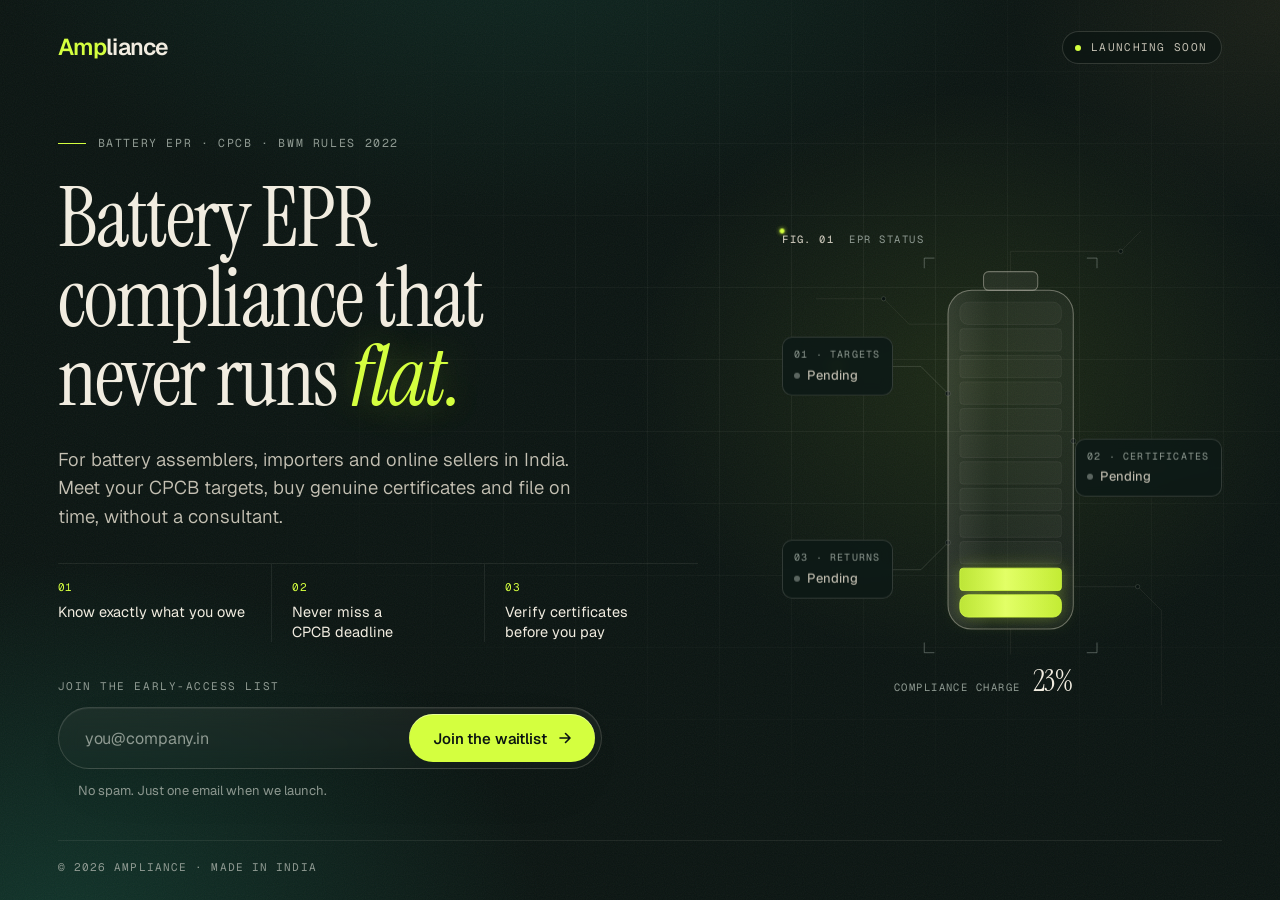
<file: index.html>
<!doctype html>
<html lang="en-IN">
<head>
<meta charset="utf-8">
<meta name="viewport" content="width=device-width, initial-scale=1, viewport-fit=cover">
<title>Ampliance | Battery EPR compliance, handled</title>
<meta name="description" content="Ampliance makes battery EPR compliance simple for India's battery assemblers, importers and online sellers. Know what you owe, never miss a CPCB deadline, verify certificates before you pay. Launching soon.">
<meta name="theme-color" content="#0A1411">
<meta name="color-scheme" content="dark">

<meta property="og:type" content="website">
<meta property="og:site_name" content="Ampliance">
<meta property="og:title" content="Ampliance | Battery EPR compliance that never runs flat">
<meta property="og:description" content="For India's battery assemblers, importers and online sellers. Meet CPCB targets, buy genuine certificates and file on time, without a consultant. Join the waitlist.">
<meta name="twitter:card" content="summary">
<meta name="twitter:title" content="Ampliance | Battery EPR compliance that never runs flat">
<meta name="twitter:description" content="Battery EPR compliance for small businesses in India. Launching soon. Join the waitlist.">

<link rel="icon" type="image/svg+xml" href="data:image/svg+xml,%3Csvg xmlns='http://www.w3.org/2000/svg' viewBox='0 0 64 64'%3E%3Crect width='64' height='64' rx='14' fill='%230A1411'/%3E%3Crect x='24' y='9' width='16' height='6' rx='2' fill='%23D4FF3F'/%3E%3Crect x='17' y='14' width='30' height='42' rx='7' fill='none' stroke='%23F1ECE0' stroke-width='3'/%3E%3Crect x='22' y='36' width='20' height='15' rx='3' fill='%23D4FF3F'/%3E%3Crect x='22' y='27' width='20' height='6' rx='2' fill='%23D4FF3F' opacity='.55'/%3E%3C/svg%3E">

<link rel="preconnect" href="https://fonts.googleapis.com">
<link rel="preconnect" href="https://fonts.gstatic.com" crossorigin>
<link href="https://fonts.googleapis.com/css2?family=Geist:wght@300..600&family=Geist+Mono:wght@400;500&family=Instrument+Serif:ital@0;1&display=swap" rel="stylesheet">

<style>
  :root {
    --bg: #0A1411;
    --bg-2: #0D1A16;
    --surface: rgba(241, 236, 224, 0.035);
    --ink: #F1ECE0;
    --ink-2: #C4C0B3;
    --ink-3: #8F9A92;
    --line: rgba(241, 236, 224, 0.08);
    --line-2: rgba(241, 236, 224, 0.16);
    --volt: #D4FF3F;
    --volt-ink: #0A1411;
    --volt-soft: rgba(212, 255, 63, 0.12);
    --volt-glow: rgba(212, 255, 63, 0.45);
    --danger: #FF9D7A;

    --serif: "Instrument Serif", "Times New Roman", serif;
    --sans: "Geist", ui-sans-serif, system-ui, -apple-system, "Segoe UI", sans-serif;
    --mono: "Geist Mono", ui-monospace, "SFMono-Regular", Consolas, monospace;

    --gutter: clamp(16px, 4.5vw, 72px);
    --ease: cubic-bezier(.2, .7, .2, 1);
  }

  *, *::before, *::after { box-sizing: border-box; }
  html { -webkit-text-size-adjust: 100%; }
  body {
    margin: 0;
    background: var(--bg);
    color: var(--ink);
    font-family: var(--sans);
    font-size: 16px;
    line-height: 1.55;
    -webkit-font-smoothing: antialiased;
    overflow-x: clip;
    position: relative;
    min-height: 100vh;
  }

  /* ---------- Background: mesh, grid, grain ---------- */
  .bg-wrap { position: absolute; inset: 0; overflow: hidden; pointer-events: none; z-index: 0; }
  .bg { position: absolute; inset: 0; }
  .bg-mesh {
    background:
      radial-gradient(38% 46% at 76% 42%, rgba(212, 255, 63, 0.09), transparent 70%),
      radial-gradient(55% 60% at 4% 104%, rgba(24, 96, 76, 0.42), transparent 70%),
      radial-gradient(30% 36% at 100% 0%, rgba(226, 172, 92, 0.07), transparent 70%),
      radial-gradient(60% 50% at 40% -10%, rgba(18, 60, 50, 0.5), transparent 70%);
    animation: drift 24s ease-in-out infinite alternate;
  }
  .bg-grid {
    background-image:
      linear-gradient(to right, var(--line) 1px, transparent 1px),
      linear-gradient(to bottom, var(--line) 1px, transparent 1px);
    background-size: 72px 72px;
    background-position: -1px -1px;
    -webkit-mask-image: radial-gradient(ellipse 70% 70% at 68% 40%, #000 10%, transparent 78%);
            mask-image: radial-gradient(ellipse 70% 70% at 68% 40%, #000 10%, transparent 78%);
    opacity: .7;
  }
  .bg-grain {
    opacity: .06;
    background-image: url("data:image/svg+xml,%3Csvg xmlns='http://www.w3.org/2000/svg' width='160' height='160'%3E%3Cfilter id='n'%3E%3CfeTurbulence type='fractalNoise' baseFrequency='.9' numOctaves='2' stitchTiles='stitch'/%3E%3C/filter%3E%3Crect width='100%25' height='100%25' filter='url(%23n)'/%3E%3C/svg%3E");
  }
  @keyframes drift {
    from { transform: translate3d(0, 0, 0) scale(1); }
    to   { transform: translate3d(-2%, 1.5%, 0) scale(1.04); }
  }

  /* ---------- Layout ---------- */
  .page {
    position: relative;
    z-index: 1;
    min-height: 100vh;
    min-height: 100svh;
    max-width: 1440px;
    margin: 0 auto;
    padding: 0 var(--gutter);
    display: grid;
    grid-template-rows: auto 1fr auto;
  }

  .top {
    display: flex;
    align-items: center;
    justify-content: space-between;
    gap: 16px;
    padding: clamp(20px, 2.6vw, 30px) 0;
  }
  .brand {
    font-family: var(--sans);
    font-weight: 600;
    font-size: 23px;
    letter-spacing: -0.035em;
    color: var(--ink);
    text-decoration: none;
    border-radius: 6px;
  }
  .brand .amp { color: var(--volt); }

  .badge {
    display: inline-flex;
    align-items: center;
    gap: 10px;
    padding: 7px 14px 7px 12px;
    border: 1px solid var(--line-2);
    border-radius: 999px;
    background: rgba(10, 20, 17, 0.6);
    -webkit-backdrop-filter: blur(8px);
            backdrop-filter: blur(8px);
    font-family: var(--mono);
    font-size: 11px;
    letter-spacing: .12em;
    text-transform: uppercase;
    color: var(--ink-2);
    white-space: nowrap;
  }
  .badge .dot {
    width: 6px; height: 6px; border-radius: 50%;
    background: var(--volt);
    box-shadow: 0 0 0 0 var(--volt-glow);
    animation: ping 2.4s var(--ease) infinite;
  }
  @keyframes ping {
    0%   { box-shadow: 0 0 0 0 rgba(212, 255, 63, .55); }
    70%  { box-shadow: 0 0 0 8px rgba(212, 255, 63, 0); }
    100% { box-shadow: 0 0 0 0 rgba(212, 255, 63, 0); }
  }

  .hero {
    display: grid;
    grid-template-columns: minmax(0, 1.2fr) minmax(0, .8fr);
    align-items: center;
    gap: clamp(32px, 5vw, 96px);
    padding: clamp(8px, 2vh, 32px) 0 clamp(16px, 2vh, 32px);
  }

  /* ---------- Copy ---------- */
  .eyebrow {
    display: flex;
    align-items: center;
    gap: 12px;
    margin: 0 0 clamp(20px, 3vh, 28px);
    font-family: var(--mono);
    font-size: 11.5px;
    letter-spacing: .14em;
    text-transform: uppercase;
    color: var(--ink-3);
  }
  .eyebrow::before {
    content: "";
    width: 28px; height: 1px;
    background: var(--volt);
  }

  h1 {
    margin: 0;
    font-family: var(--serif);
    font-weight: 400;
    font-size: clamp(3rem, 1.1rem + 5.1vw, 6.1rem);
    line-height: .96;
    letter-spacing: -0.022em;
    color: var(--ink);
  }
  h1 .line { display: block; }
  h1 em {
    font-style: italic;
    color: var(--volt);
    padding-right: .06em;
    text-shadow: 0 0 42px rgba(212, 255, 63, .28);
  }

  .sub {
    max-width: 34rem;
    margin: clamp(20px, 3vh, 28px) 0 0;
    font-size: clamp(16px, 1.05rem + .15vw, 18.5px);
    line-height: 1.55;
    font-weight: 350;
    color: var(--ink-2);
  }

  .points {
    list-style: none;
    display: grid;
    grid-template-columns: repeat(3, minmax(0, 1fr));
    margin: clamp(24px, 3.6vh, 36px) 0 0;
    padding: 0;
    border-top: 1px solid var(--line);
    max-width: 40rem;
  }
  .points li {
    padding: 16px 20px 0 0;
    font-size: 14.5px;
    line-height: 1.4;
    color: var(--ink);
    text-wrap: balance;
  }
  .points li + li { padding-left: 20px; border-left: 1px solid var(--line); }
  .points .n {
    display: block;
    margin-bottom: 6px;
    font-family: var(--mono);
    font-size: 11px;
    letter-spacing: .06em;
    color: var(--volt);
  }

  /* ---------- Waitlist ---------- */
  .waitlist-wrap {
    margin-top: clamp(28px, 4vh, 44px);
    max-width: 34rem;
    position: relative;
  }
  .label {
    display: block;
    margin-bottom: 12px;
    font-family: var(--mono);
    font-size: 11px;
    letter-spacing: .14em;
    text-transform: uppercase;
    color: var(--ink-3);
  }
  .field {
    display: flex;
    align-items: center;
    gap: 6px;
    padding: 6px;
    border: 1px solid var(--line-2);
    border-radius: 999px;
    background: linear-gradient(180deg, rgba(241, 236, 224, .05), rgba(241, 236, 224, .015));
    -webkit-backdrop-filter: blur(10px);
            backdrop-filter: blur(10px);
    box-shadow: inset 0 1px 0 rgba(241, 236, 224, .06), 0 20px 60px -30px rgba(0, 0, 0, .8);
    transition: border-color .25s var(--ease), box-shadow .25s var(--ease);
  }
  .field:focus-within {
    border-color: rgba(212, 255, 63, .55);
    box-shadow: inset 0 1px 0 rgba(241, 236, 224, .06), 0 0 0 4px rgba(212, 255, 63, .08), 0 20px 60px -30px rgba(0, 0, 0, .8);
  }
  .field.invalid { border-color: rgba(255, 157, 122, .7); }

  .field input[type="email"] {
    flex: 1;
    min-width: 0;
    height: 48px;
    padding: 0 8px 0 20px;
    border: 0;
    border-radius: 999px;
    background: transparent;
    color: var(--ink);
    font: 400 16px/1 var(--sans);
    letter-spacing: -0.005em;
  }
  .field input::placeholder { color: var(--ink-3); opacity: 1; }
  .field input:focus { outline: none; }
  .field input:focus-visible { outline: none; }

  .hp { position: absolute !important; left: -9999px !important; width: 1px; height: 1px; opacity: 0; }

  .btn {
    position: relative;
    display: inline-flex;
    align-items: center;
    justify-content: center;
    gap: 10px;
    height: 48px;
    padding: 0 22px 0 24px;
    border: 0;
    border-radius: 999px;
    background: var(--volt);
    color: var(--volt-ink);
    font: 550 15px/1 var(--sans);
    letter-spacing: -0.01em;
    white-space: nowrap;
    cursor: pointer;
    overflow: hidden;
    isolation: isolate;
    box-shadow: 0 0 0 0 rgba(212, 255, 63, 0), inset 0 1px 0 rgba(255, 255, 255, .45);
    transition: box-shadow .35s var(--ease), transform .35s var(--ease), background-color .35s var(--ease);
  }
  .btn::after {
    content: "";
    position: absolute;
    inset: 0;
    z-index: -1;
    background: linear-gradient(110deg, transparent 30%, rgba(255, 255, 255, .55) 50%, transparent 70%);
    transform: translateX(-120%);
    transition: transform .8s var(--ease);
  }
  .btn:hover {
    box-shadow: 0 0 0 1px rgba(212, 255, 63, .6), 0 10px 40px -6px rgba(212, 255, 63, .55), inset 0 1px 0 rgba(255, 255, 255, .45);
  }
  .btn:hover::after { transform: translateX(120%); }
  .btn:active { transform: scale(.98); }
  .btn:focus-visible { outline: 2px solid var(--ink); outline-offset: 3px; }
  .btn svg { width: 16px; height: 16px; transition: transform .35s var(--ease); }
  .btn:hover svg { transform: translateX(3px); }
  .btn[disabled] { cursor: progress; }
  .btn .spinner {
    display: none;
    width: 14px; height: 14px;
    border: 2px solid rgba(10, 20, 17, .25);
    border-top-color: var(--volt-ink);
    border-radius: 50%;
    animation: spin .8s linear infinite;
  }
  .btn.loading .spinner { display: block; }
  .btn.loading svg { display: none; }
  @keyframes spin { to { transform: rotate(360deg); } }

  .msg {
    min-height: 20px;
    margin: 12px 0 0 20px;
    font-size: 13px;
    color: var(--ink-3);
  }
  .msg.error { color: var(--danger); }

  /* Success state */
  .success {
    display: flex;
    align-items: center;
    gap: 16px;
    padding: 12px 24px 12px 12px;
    border: 1px solid rgba(212, 255, 63, .4);
    border-radius: 999px;
    background: linear-gradient(90deg, rgba(212, 255, 63, .12), rgba(212, 255, 63, .03));
    box-shadow: 0 0 60px -20px rgba(212, 255, 63, .35);
  }
  .success[hidden] { display: none; }
  .success.show { animation: pop .6s var(--ease) both; }
  .success-icon {
    flex: none;
    display: grid;
    place-items: center;
    width: 48px; height: 48px;
    border-radius: 50%;
    background: var(--volt);
    box-shadow: 0 0 24px rgba(212, 255, 63, .5);
  }
  .success-icon svg { width: 22px; height: 22px; }
  .success-icon path {
    fill: none;
    stroke: var(--volt-ink);
    stroke-width: 2.4;
    stroke-linecap: round;
    stroke-linejoin: round;
    stroke-dasharray: 24;
    stroke-dashoffset: 24;
  }
  .success.show .success-icon path { animation: draw .5s .25s var(--ease) forwards; }
  .success-title {
    margin: 0;
    font-family: var(--serif);
    font-size: 26px;
    line-height: 1.1;
    color: var(--ink);
    outline: none;
  }
  .success-title em { font-style: italic; color: var(--volt); }
  .success-sub { margin: 3px 0 0; font-size: 13.5px; color: var(--ink-2); line-height: 1.4; }
  .success-sub b { font-weight: 500; color: var(--ink); overflow-wrap: anywhere; }
  @keyframes draw { to { stroke-dashoffset: 0; } }
  @keyframes pop {
    from { opacity: 0; transform: translateY(8px) scale(.98); }
    to   { opacity: 1; transform: none; }
  }

  /* ---------- Visual ---------- */
  .visual {
    position: relative;
    width: 100%;
    max-width: 540px;
    justify-self: end;
    aspect-ratio: 520 / 560;
    max-height: min(72vh, 640px);
    margin-left: auto;
  }
  .visual svg.rig { position: absolute; inset: 0; width: 100%; height: 100%; overflow: visible; }

  .fig {
    position: absolute;
    top: 0; left: 0;
    font-family: var(--mono);
    font-size: 10.5px;
    letter-spacing: .14em;
    text-transform: uppercase;
    color: var(--ink-3);
  }
  .fig b { color: var(--ink-2); font-weight: 500; }

  .trace { fill: none; stroke: var(--line-2); stroke-width: 1; transition: stroke .6s var(--ease); }
  .trace.faint { stroke: var(--line); }
  .trace.hot { stroke: rgba(212, 255, 63, .55); }
  .node { fill: var(--bg); stroke: var(--line-2); stroke-width: 1; transition: stroke .6s var(--ease), fill .6s var(--ease); }
  .node.hot { stroke: var(--volt); fill: var(--volt); }
  .tick { fill: none; stroke: var(--ink-3); stroke-width: 1; opacity: .6; }
  .shell { fill: rgba(241, 236, 224, .02); stroke: rgba(241, 236, 224, .38); stroke-width: 1.25; }
  .cap { fill: rgba(241, 236, 224, .06); stroke: rgba(241, 236, 224, .38); stroke-width: 1.25; transition: fill .6s var(--ease), stroke .6s var(--ease); }
  .full .cap { fill: var(--volt); stroke: var(--volt); }
  .cell { fill: rgba(241, 236, 224, .035); stroke: rgba(241, 236, 224, .07); stroke-width: 1; transition: fill .35s var(--ease), stroke .35s var(--ease); }
  .cell.on { fill: url(#cellfill); stroke: rgba(212, 255, 63, .9); }
  .cell-glow { fill: var(--volt); opacity: 0; transition: opacity .35s var(--ease); }
  .cell-glow.on { opacity: .38; }
  .full .glow-group { animation: breathe 3.6s ease-in-out infinite; }
  @keyframes breathe { 0%, 100% { opacity: 1; } 50% { opacity: .55; } }
  .pulse { fill: var(--volt); }

  .tag {
    position: absolute;
    top: var(--y);
    transform: translateY(-50%);
    display: grid;
    gap: 3px;
    padding: 9px 12px 9px 11px;
    min-width: 0;
    border: 1px solid var(--line-2);
    border-radius: 10px;
    background: rgba(13, 26, 22, .88);
    -webkit-backdrop-filter: blur(6px);
            backdrop-filter: blur(6px);
    transition: border-color .6s var(--ease), box-shadow .6s var(--ease);
  }
  .tag.left { left: 0; }
  .tag.right { right: 0; }
  .tag-k {
    font-family: var(--mono);
    font-size: 10px;
    letter-spacing: .12em;
    text-transform: uppercase;
    color: var(--ink-3);
    white-space: nowrap;
  }
  .tag-v {
    display: flex;
    align-items: center;
    gap: 7px;
    font-size: 13px;
    font-weight: 450;
    color: var(--ink-2);
    white-space: nowrap;
  }
  .led {
    width: 6px; height: 6px;
    border-radius: 50%;
    background: var(--ink-3);
    opacity: .6;
    transition: background .4s var(--ease), box-shadow .4s var(--ease), opacity .4s;
  }
  .tag.on { border-color: rgba(212, 255, 63, .35); box-shadow: 0 0 30px -12px rgba(212, 255, 63, .5); }
  .tag.on .tag-v { color: var(--ink); }
  .tag.on .led { background: var(--volt); opacity: 1; box-shadow: 0 0 10px var(--volt); }

  .readout {
    position: absolute;
    left: 50%;
    bottom: 0;
    transform: translateX(-50%);
    display: flex;
    align-items: baseline;
    gap: 12px;
    white-space: nowrap;
    font-family: var(--mono);
    font-size: 10.5px;
    letter-spacing: .14em;
    text-transform: uppercase;
    color: var(--ink-3);
  }
  .readout b {
    font-family: var(--serif);
    font-weight: 400;
    font-size: 30px;
    letter-spacing: -0.01em;
    color: var(--ink);
    font-variant-numeric: tabular-nums;
    min-width: 2.6em;
  }

  /* ---------- Footer ---------- */
  .foot {
    display: flex;
    justify-content: space-between;
    align-items: center;
    gap: 16px;
    padding: 18px 0 clamp(18px, 2vw, 24px);
    border-top: 1px solid var(--line);
    font-family: var(--mono);
    font-size: 11px;
    letter-spacing: .1em;
    text-transform: uppercase;
    color: var(--ink-3);
  }

  /* ---------- Focus ---------- */
  a:focus-visible { outline: 2px solid var(--volt); outline-offset: 4px; }

  /* ---------- Load-in ---------- */
  .reveal { opacity: 0; transform: translateY(14px); animation: rise 1s var(--ease) forwards; animation-delay: var(--d, 0s); }
  @keyframes rise { to { opacity: 1; transform: none; } }

  /* ---------- Responsive ---------- */
  @media (max-width: 1080px) {
    .hero { grid-template-columns: minmax(0, 1fr) minmax(0, .85fr); gap: 40px; }
  }
  @media (max-width: 900px) {
    .hero {
      grid-template-columns: minmax(0, 1fr);
      gap: 56px;
      padding-top: clamp(24px, 6vw, 48px);
    }
    .visual { justify-self: center; margin: 0 auto; max-width: 460px; max-height: none; }
    h1 { font-size: clamp(3rem, 1rem + 7vw, 5.4rem); }
  }
  @media (max-width: 560px) {
    .points { grid-template-columns: minmax(0, 1fr); border-top: 0; }
    .points li,
    .points li + li {
      display: flex;
      align-items: baseline;
      gap: 12px;
      padding: 13px 0;
      border-left: 0;
      border-top: 1px solid var(--line);
    }
    .points .n { margin: 0; }
    .points li:last-child { border-bottom: 1px solid var(--line); }

    .field {
      flex-direction: column;
      align-items: stretch;
      gap: 10px;
      padding: 0;
      border: 0;
      background: none;
      box-shadow: none;
      -webkit-backdrop-filter: none;
              backdrop-filter: none;
    }
    .field:focus-within { box-shadow: none; }
    .field input[type="email"] {
      flex: none;
      height: 56px;
      padding: 0 22px;
      border: 1px solid var(--line-2);
      background: rgba(241, 236, 224, .04);
      transition: border-color .25s var(--ease), box-shadow .25s var(--ease);
    }
    .field input[type="email"]:focus { border-color: rgba(212, 255, 63, .6); box-shadow: 0 0 0 4px rgba(212, 255, 63, .08); }
    .field.invalid input[type="email"] { border-color: rgba(255, 157, 122, .7); }
    .btn { height: 56px; width: 100%; font-size: 16px; }
    .msg { margin-left: 4px; }

    .success { border-radius: 24px; padding: 14px 18px 14px 14px; align-items: flex-start; }
    .success-icon { width: 40px; height: 40px; }
    .success-title { font-size: 23px; }

    .tag { padding: 7px 9px; border-radius: 8px; }
    .tag-k { font-size: 9.5px; letter-spacing: .1em; }
    .tn { display: none; }
    .tag-v { font-size: 12px; gap: 6px; }
    .readout b { font-size: 26px; }
    .foot { justify-content: center; }
  }

  @media (prefers-reduced-motion: reduce) {
    *, *::before, *::after { animation: none !important; transition: none !important; }
    .reveal { opacity: 1; transform: none; }
    .success-icon path { stroke-dashoffset: 0; }
    .pulse { display: none; }
  }
</style>
</head>
<body>
  <div class="bg-wrap" aria-hidden="true">
    <div class="bg bg-mesh"></div>
    <div class="bg bg-grid"></div>
    <div class="bg bg-grain"></div>
  </div>

  <div class="page">
    <header class="top reveal" style="--d:.05s">
      <a class="brand" href="./" aria-label="Ampliance, home"><span class="amp">Amp</span>liance</a>
      <span class="badge"><span class="dot" aria-hidden="true"></span>Launching soon</span>
    </header>

    <main class="hero">
      <div class="copy">
        <p class="eyebrow reveal" style="--d:.15s">Battery EPR &middot; CPCB &middot; BWM Rules 2022</p>

        <h1 class="reveal" style="--d:.25s">
          <span class="line">Battery EPR</span>
          <span class="line">compliance that</span>
          <span class="line">never runs <em>flat.</em></span>
        </h1>

        <p class="sub reveal" style="--d:.4s">For battery assemblers, importers and online sellers in India. Meet your CPCB targets, buy genuine certificates and file on time, without a consultant.</p>

        <ul class="points reveal" style="--d:.52s" aria-label="What Ampliance does">
          <li><span class="n" aria-hidden="true">01</span>Know exactly what you owe</li>
          <li><span class="n" aria-hidden="true">02</span>Never miss a CPCB deadline</li>
          <li><span class="n" aria-hidden="true">03</span>Verify certificates before you pay</li>
        </ul>

        <div class="waitlist-wrap reveal" style="--d:.64s">
          <!--
            WAITLIST ENDPOINT: replace FORMSPREE_ENDPOINT below with your Formspree URL,
            e.g. action="https://formspree.io/f/abcdwxyz"
          -->
          <form id="waitlist" action="FORMSPREE_ENDPOINT" method="POST" novalidate>
            <label class="label" for="email">Join the early-access list</label>
            <div class="field" id="field">
              <input id="email" name="email" type="email" inputmode="email" autocomplete="email" spellcheck="false"
                     placeholder="you@company.in" required aria-describedby="form-msg">
              <input class="hp" type="text" name="_gotcha" tabindex="-1" autocomplete="off" aria-hidden="true">
              <button class="btn" id="submit" type="submit">
                <span class="btn-label">Join the waitlist</span>
                <span class="spinner" aria-hidden="true"></span>
                <svg viewBox="0 0 16 16" fill="none" aria-hidden="true"><path d="M3 8h9.5M8.5 3.5 13 8l-4.5 4.5" stroke="currentColor" stroke-width="1.6" stroke-linecap="round" stroke-linejoin="round"/></svg>
              </button>
            </div>
            <p class="msg" id="form-msg" aria-live="polite">No spam. Just one email when we launch.</p>
          </form>

          <div class="success" id="success" hidden>
            <span class="success-icon" aria-hidden="true"><svg viewBox="0 0 24 24"><path d="M5.5 12.5l4 4L18.5 7.5"/></svg></span>
            <div>
              <p class="success-title" tabindex="-1">You&rsquo;re on the <em>list.</em></p>
              <p class="success-sub">We&rsquo;ll email <b id="success-email"></b> at launch.</p>
            </div>
          </div>
        </div>
      </div>

      <div class="visual reveal" style="--d:.45s" aria-hidden="true">
        <svg class="rig" id="rig" viewBox="0 0 520 560" xmlns="http://www.w3.org/2000/svg">
          <defs>
            <filter id="glow" x="-50%" y="-50%" width="200%" height="200%">
              <feGaussianBlur stdDeviation="10"/>
            </filter>
            <filter id="pglow" x="-300%" y="-300%" width="700%" height="700%">
              <feGaussianBlur stdDeviation="2.4" result="b"/>
              <feMerge><feMergeNode in="b"/><feMergeNode in="SourceGraphic"/></feMerge>
            </filter>
            <linearGradient id="cellfill" x1="0" x2="1" y1="0" y2="0">
              <stop offset="0" stop-color="#B9E52A"/>
              <stop offset=".45" stop-color="#E2FF66"/>
              <stop offset="1" stop-color="#C2EC30"/>
            </linearGradient>
            <linearGradient id="sheen" x1="0" x2="1" y1="0" y2="0">
              <stop offset="0" stop-color="#F1ECE0" stop-opacity=".10"/>
              <stop offset=".35" stop-color="#F1ECE0" stop-opacity="0"/>
              <stop offset="1" stop-color="#F1ECE0" stop-opacity=".03"/>
            </linearGradient>
          </defs>

          <!-- faint background circuitry -->
          <path class="trace faint" d="M270 48 V24 H400 L424 0"/>
          <path class="trace faint" d="M270 470 V500"/>
          <path class="trace faint" d="M344 420 H420 L448 448 V560"/>
          <path class="trace faint" d="M196 110 H150 L120 80 H40"/>
          <circle class="node" cx="400" cy="24" r="2.5"/>
          <circle class="node" cx="420" cy="420" r="2.5"/>
          <circle class="node" cx="120" cy="80" r="2.5"/>

          <!-- signal traces into the battery -->
          <path class="trace" id="t1" d="M0 160 H164 L196 192"/>
          <path class="trace" id="t2" d="M520 280 H376 L344 248"/>
          <path class="trace" id="t3" d="M0 400 H164 L196 368"/>
          <circle class="node" id="n1" cx="196" cy="192" r="3"/>
          <circle class="node" id="n2" cx="344" cy="248" r="3"/>
          <circle class="node" id="n3" cx="196" cy="368" r="3"/>

          <!-- spec-drawing corner ticks -->
          <path class="tick" d="M168 44 V32 H180 M372 44 V32 H360 M168 486 V498 H180 M372 486 V498 H360"/>

          <!-- battery -->
          <rect class="cap" x="238" y="48" width="64" height="22" rx="6"/>
          <rect class="shell" x="196" y="70" width="148" height="400" rx="28"/>
          <g class="glow-group" filter="url(#glow)" id="glows"></g>
          <g id="cells"></g>
          <rect x="196" y="70" width="148" height="400" rx="28" fill="url(#sheen)" pointer-events="none"/>

          <!-- signal pulses -->
          <g filter="url(#pglow)">
            <circle class="pulse" r="2.6"><animateMotion dur="3.4s" repeatCount="indefinite" begin="0s"><mpath href="#t1"/></animateMotion></circle>
            <circle class="pulse" r="2.6"><animateMotion dur="3.4s" repeatCount="indefinite" begin="1.1s"><mpath href="#t2"/></animateMotion></circle>
            <circle class="pulse" r="2.6"><animateMotion dur="3.4s" repeatCount="indefinite" begin="2.2s"><mpath href="#t3"/></animateMotion></circle>
          </g>
        </svg>

        <div class="fig"><b>Fig. 01</b> &nbsp;EPR status</div>

        <div class="tag left" style="--y:28.57%" data-trace="1" data-cells="4" data-done="Calculated">
          <span class="tag-k"><span class="tn">01 &middot; </span>Targets</span>
          <span class="tag-v"><i class="led"></i><span>Pending</span></span>
        </div>
        <div class="tag right" style="--y:50%" data-trace="2" data-cells="8" data-done="Verified">
          <span class="tag-k"><span class="tn">02 &middot; </span>Certificates</span>
          <span class="tag-v"><i class="led"></i><span>Pending</span></span>
        </div>
        <div class="tag left" style="--y:71.43%" data-trace="3" data-cells="12" data-done="Filed on time">
          <span class="tag-k"><span class="tn">03 &middot; </span>Returns</span>
          <span class="tag-v"><i class="led"></i><span>Pending</span></span>
        </div>

        <div class="readout">Compliance charge <b id="pct">0%</b></div>
      </div>
    </main>

    <footer class="foot">
      <span>&copy; 2026 Ampliance &middot; Made in India</span>
    </footer>
  </div>

<script>
(function () {
  "use strict";
  var reduceMotion = window.matchMedia("(prefers-reduced-motion: reduce)").matches;

  /* ---------- Charging battery ---------- */
  var SVGNS = "http://www.w3.org/2000/svg";
  var rig = document.getElementById("rig");
  var cellsG = document.getElementById("cells");
  var glowsG = document.getElementById("glows");
  var COUNT = 12, X = 210, W = 120, TOP = 84, BOTTOM = 456, GAP = 5;
  var H = (BOTTOM - TOP - GAP * (COUNT - 1)) / COUNT;
  var cells = [], glows = [];

  for (var i = 0; i < COUNT; i++) {
    var y = BOTTOM - (i + 1) * H - i * GAP;
    var r = i === 0 || i === COUNT - 1 ? 10 : 4;
    var c = document.createElementNS(SVGNS, "rect");
    c.setAttribute("class", "cell");
    c.setAttribute("x", X); c.setAttribute("y", y.toFixed(2));
    c.setAttribute("width", W); c.setAttribute("height", H.toFixed(2));
    c.setAttribute("rx", r);
    cellsG.appendChild(c); cells.push(c);
    var g = c.cloneNode();
    g.setAttribute("class", "cell-glow");
    glowsG.appendChild(g); glows.push(g);
  }

  var tags = Array.prototype.slice.call(document.querySelectorAll(".tag"));
  var pct = document.getElementById("pct");

  function setLevel(p) {
    var lit = Math.floor(p * COUNT + 0.0001);
    for (var i = 0; i < COUNT; i++) {
      var on = i < lit;
      cells[i].classList.toggle("on", on);
      glows[i].classList.toggle("on", on);
    }
    pct.textContent = Math.round(p * 100) + "%";
    tags.forEach(function (t) {
      var on = lit >= +t.dataset.cells;
      if (on === t.classList.contains("on")) return;
      t.classList.toggle("on", on);
      t.querySelector(".tag-v > span").textContent = on ? t.dataset.done : "Pending";
      var n = t.dataset.trace;
      document.getElementById("t" + n).classList.toggle("hot", on);
      document.getElementById("n" + n).classList.toggle("hot", on);
    });
    rig.classList.toggle("full", p >= 1);
  }

  if (reduceMotion) {
    setLevel(1);
    if (rig.pauseAnimations) rig.pauseAnimations();
  } else {
    setLevel(0);
    var DURATION = 3600, DELAY = 900, start = null;
    var ease = function (t) { return 1 - Math.pow(1 - t, 3); };
    setTimeout(function () {
      requestAnimationFrame(function step(ts) {
        if (start === null) start = ts;
        var t = Math.min(1, (ts - start) / DURATION);
        setLevel(ease(t));
        if (t < 1) requestAnimationFrame(step);
      });
    }, DELAY);
  }

  /* ---------- Waitlist form (Formspree) ---------- */
  var form = document.getElementById("waitlist");
  var input = document.getElementById("email");
  var field = document.getElementById("field");
  var btn = document.getElementById("submit");
  var btnLabel = btn.querySelector(".btn-label");
  var msg = document.getElementById("form-msg");
  var success = document.getElementById("success");
  var defaultMsg = msg.textContent;
  var EMAIL_RE = /^[^\s@]+@[^\s@.]+(\.[^\s@.]+)*\.[A-Za-z]{2,}$/;

  var endpoint = form.getAttribute("action") || "";
  var configured = /^https:\/\/formspree\.io\/f\/[A-Za-z0-9]+/.test(endpoint);
  var isLocal = location.protocol === "file:" || /^(localhost|127\.0\.0\.1)$/.test(location.hostname);

  function showError(text) {
    msg.textContent = text;
    msg.classList.add("error");
    field.classList.add("invalid");
    input.setAttribute("aria-invalid", "true");
  }
  function clearError() {
    msg.textContent = defaultMsg;
    msg.classList.remove("error");
    field.classList.remove("invalid");
    input.removeAttribute("aria-invalid");
  }
  function setLoading(on) {
    btn.disabled = on;
    btn.classList.toggle("loading", on);
    btnLabel.textContent = on ? "Joining…" : "Join the waitlist";
  }
  function showSuccess(email) {
    document.getElementById("success-email").textContent = email;
    form.hidden = true;
    success.hidden = false;
    success.classList.add("show");
    success.querySelector(".success-title").focus({ preventScroll: true });
  }

  input.addEventListener("input", function () {
    if (field.classList.contains("invalid") && EMAIL_RE.test(input.value.trim())) clearError();
  });

  form.addEventListener("submit", function (e) {
    e.preventDefault();
    var email = input.value.trim();
    if (!email) { showError("Please enter your email address."); input.focus(); return; }
    if (!EMAIL_RE.test(email)) { showError("Enter a valid email, like name@company.in"); input.focus(); return; }
    clearError();

    if (!configured) {
      if (isLocal) {
        // Local preview only: simulate a successful signup.
        console.warn("Ampliance: Formspree endpoint not set. Replace FORMSPREE_ENDPOINT in the form's action attribute.");
        setLoading(true);
        setTimeout(function () { setLoading(false); showSuccess(email); }, 700);
      } else {
        showError("The waitlist isn’t connected yet. Please check back shortly.");
      }
      return;
    }

    setLoading(true);
    fetch(endpoint, { method: "POST", body: new FormData(form), headers: { Accept: "application/json" } })
      .then(function (res) {
        if (res.ok) { showSuccess(email); return; }
        return res.json().then(function (data) {
          var err = data && data.errors && data.errors[0] && data.errors[0].message;
          throw new Error(err || "Request failed");
        });
      })
      .catch(function () {
        showError("Something went wrong. Please try again in a moment.");
      })
      .then(function () { setLoading(false); });
  });
})();
</script>
</body>
</html>
</file>
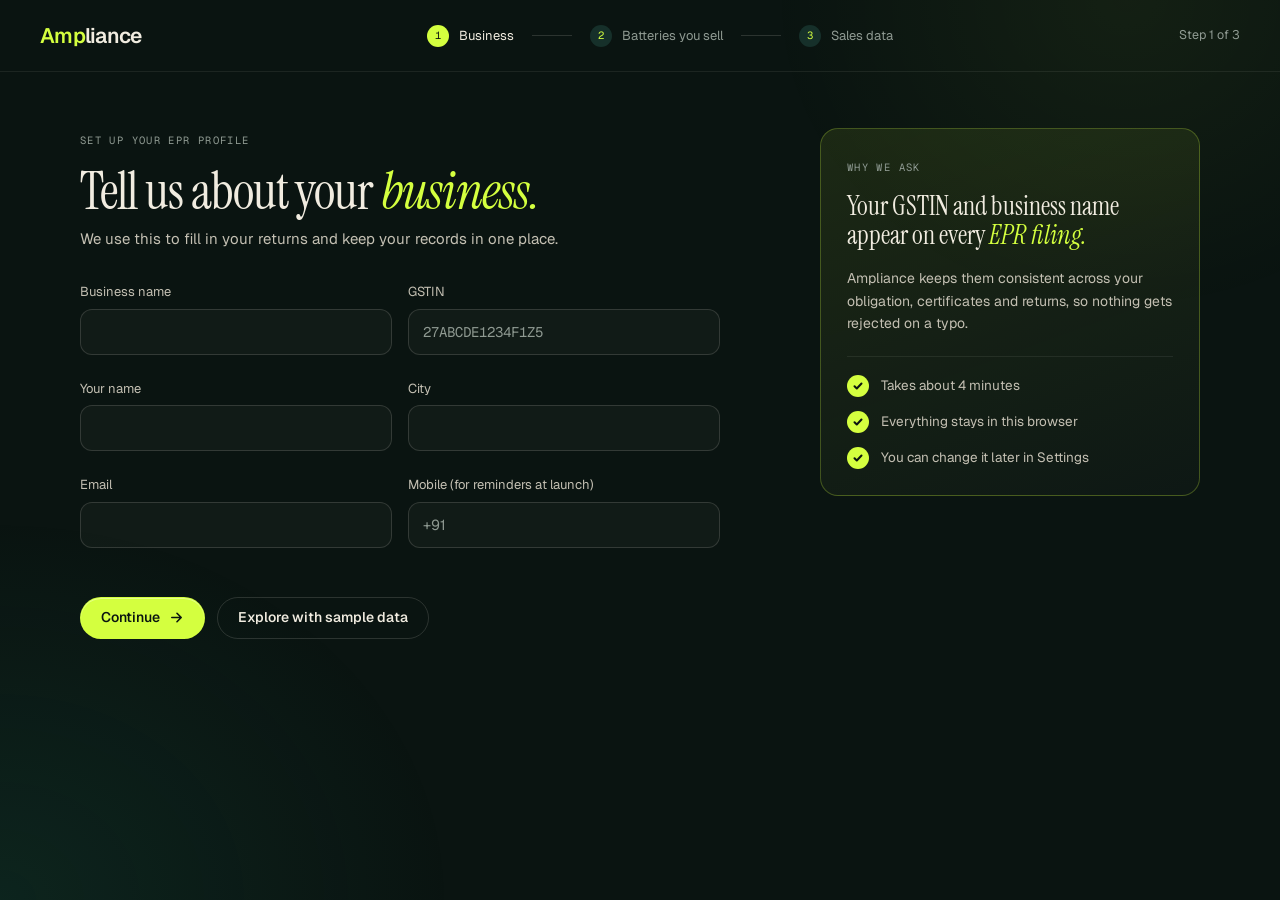
<file: app/index.html>
<!doctype html>
<html lang="en-IN">
<head>
<meta charset="utf-8">
<meta name="viewport" content="width=device-width, initial-scale=1, viewport-fit=cover">
<title>Ampliance</title>
<meta name="description" content="Battery EPR compliance for small businesses in India. Know what you owe, verify certificates and never miss a CPCB deadline.">
<meta name="theme-color" content="#0A1411">
<meta name="color-scheme" content="dark">
<meta name="robots" content="noindex">
<link rel="icon" type="image/svg+xml" href="data:image/svg+xml,%3Csvg xmlns='http://www.w3.org/2000/svg' viewBox='0 0 64 64'%3E%3Crect width='64' height='64' rx='14' fill='%230A1411'/%3E%3Crect x='24' y='9' width='16' height='6' rx='2' fill='%23D4FF3F'/%3E%3Crect x='17' y='14' width='30' height='42' rx='7' fill='none' stroke='%23F1ECE0' stroke-width='3'/%3E%3Crect x='22' y='36' width='20' height='15' rx='3' fill='%23D4FF3F'/%3E%3Crect x='22' y='27' width='20' height='6' rx='2' fill='%23D4FF3F' opacity='.55'/%3E%3C/svg%3E">
<link rel="preconnect" href="https://fonts.googleapis.com">
<link rel="preconnect" href="https://fonts.gstatic.com" crossorigin>
<link href="https://fonts.googleapis.com/css2?family=Geist:wght@300..700&family=Geist+Mono:wght@400;500&family=Instrument+Serif:ital@0;1&display=swap" rel="stylesheet">
<link rel="stylesheet" href="app.css">
</head>
<body>
<svg width="0" height="0" style="position:absolute" aria-hidden="true">
  <defs>
    <symbol id="i-dashboard" viewBox="0 0 20 20" fill="none" stroke="currentColor" stroke-width="1.5"><rect x="3" y="3" width="6" height="8" rx="1.5"/><rect x="11" y="3" width="6" height="5" rx="1.5"/><rect x="11" y="10" width="6" height="7" rx="1.5"/><rect x="3" y="13" width="6" height="4" rx="1.5"/></symbol>
    <symbol id="i-obligations" viewBox="0 0 20 20" fill="none" stroke="currentColor" stroke-width="1.5"><rect x="6" y="2.5" width="8" height="15" rx="2.5"/><path d="M8.5 1.5h3M8 13h4M8 10h4"/></symbol>
    <symbol id="i-certificates" viewBox="0 0 20 20" fill="none" stroke="currentColor" stroke-width="1.5"><path d="M10 2.5l6 2.5v4.5c0 4-2.7 6.6-6 8-3.3-1.4-6-4-6-8V5z"/><path d="M7.3 10l2 2 3.6-3.8"/></symbol>
    <symbol id="i-deadlines" viewBox="0 0 20 20" fill="none" stroke="currentColor" stroke-width="1.5"><rect x="3" y="4" width="14" height="13" rx="2.5"/><path d="M3 8h14M7 2.5v3M13 2.5v3"/></symbol>
    <symbol id="i-returns" viewBox="0 0 20 20" fill="none" stroke="currentColor" stroke-width="1.5"><path d="M5 2.5h6.5L15 6v11.5H5z"/><path d="M11 2.5V6.5h4M7.5 10.5h5M7.5 13.5h5"/></symbol>
    <symbol id="i-documents" viewBox="0 0 20 20" fill="none" stroke="currentColor" stroke-width="1.5"><path d="M3 6.5l7-3.5 7 3.5v7l-7 3.5-7-3.5z"/><path d="M3 6.5l7 3.5 7-3.5M10 10v7"/></symbol>
    <symbol id="i-bell" viewBox="0 0 20 20" fill="none" stroke="currentColor" stroke-width="1.6"><path d="M5 14V9a5 5 0 0110 0v5l1.5 1.5h-13z"/><path d="M8.5 17.5h3"/></symbol>
    <symbol id="i-tick" viewBox="0 0 12 12" fill="none" stroke="currentColor" stroke-width="2" stroke-linecap="round" stroke-linejoin="round"><path d="M2.5 6.2l2.3 2.3 4.7-5"/></symbol>
    <symbol id="i-x" viewBox="0 0 12 12" fill="none" stroke="currentColor" stroke-width="2" stroke-linecap="round"><path d="M3.5 3.5l5 5M8.5 3.5l-5 5"/></symbol>
    <symbol id="i-bang" viewBox="0 0 12 12" fill="none" stroke="currentColor" stroke-width="2" stroke-linecap="round"><path d="M6 2.8v4"/><circle cx="6" cy="9.2" r=".4" fill="currentColor"/></symbol>
    <symbol id="i-dots" viewBox="0 0 12 12" fill="currentColor"><circle cx="2.5" cy="6" r="1"/><circle cx="6" cy="6" r="1"/><circle cx="9.5" cy="6" r="1"/></symbol>
    <symbol id="i-arrow" viewBox="0 0 16 16" fill="none" stroke="currentColor" stroke-width="1.7" stroke-linecap="round" stroke-linejoin="round"><path d="M3 8h9.5M8.5 3.5L13 8l-4.5 4.5"/></symbol>
    <symbol id="i-up" viewBox="0 0 20 20" fill="none" stroke="currentColor" stroke-width="1.6" stroke-linecap="round" stroke-linejoin="round"><path d="M10 13V3.5M6 7l4-4 4 4"/><path d="M3.5 13v3.5h13V13"/></symbol>
    <symbol id="i-dl" viewBox="0 0 20 20" fill="none" stroke="currentColor" stroke-width="1.6" stroke-linecap="round" stroke-linejoin="round"><path d="M10 3.5V13M6 9l4 4 4-4"/><path d="M3.5 13v3.5h13V13"/></symbol>
    <symbol id="i-edit" viewBox="0 0 20 20" fill="none" stroke="currentColor" stroke-width="1.5" stroke-linejoin="round"><path d="M4 16l.8-3.4L13.5 4 16 6.5l-8.6 8.7z"/></symbol>
    <symbol id="i-trash" viewBox="0 0 20 20" fill="none" stroke="currentColor" stroke-width="1.5" stroke-linecap="round"><path d="M4 6h12M8 6V4h4v2M6 6l.7 10h6.6L14 6"/></symbol>
    <symbol id="i-plus" viewBox="0 0 16 16" fill="none" stroke="currentColor" stroke-width="1.7" stroke-linecap="round"><path d="M8 3v10M3 8h10"/></symbol>
    <symbol id="i-cal" viewBox="0 0 20 20" fill="none" stroke="currentColor" stroke-width="1.5"><rect x="3" y="4" width="14" height="13" rx="2.5"/><path d="M3 8h14M7 2.5v3M13 2.5v3"/></symbol>
  </defs>
</svg>

<div id="app"><noscript><p style="padding:40px">Ampliance needs JavaScript to run.</p></noscript></div>
<dialog id="modal" aria-label="Dialog"></dialog>
<div id="toast" class="toast" role="status" aria-live="polite"></div>
<div id="print-root"></div>
<script src="app.js"></script>
</body>
</html>
</file>
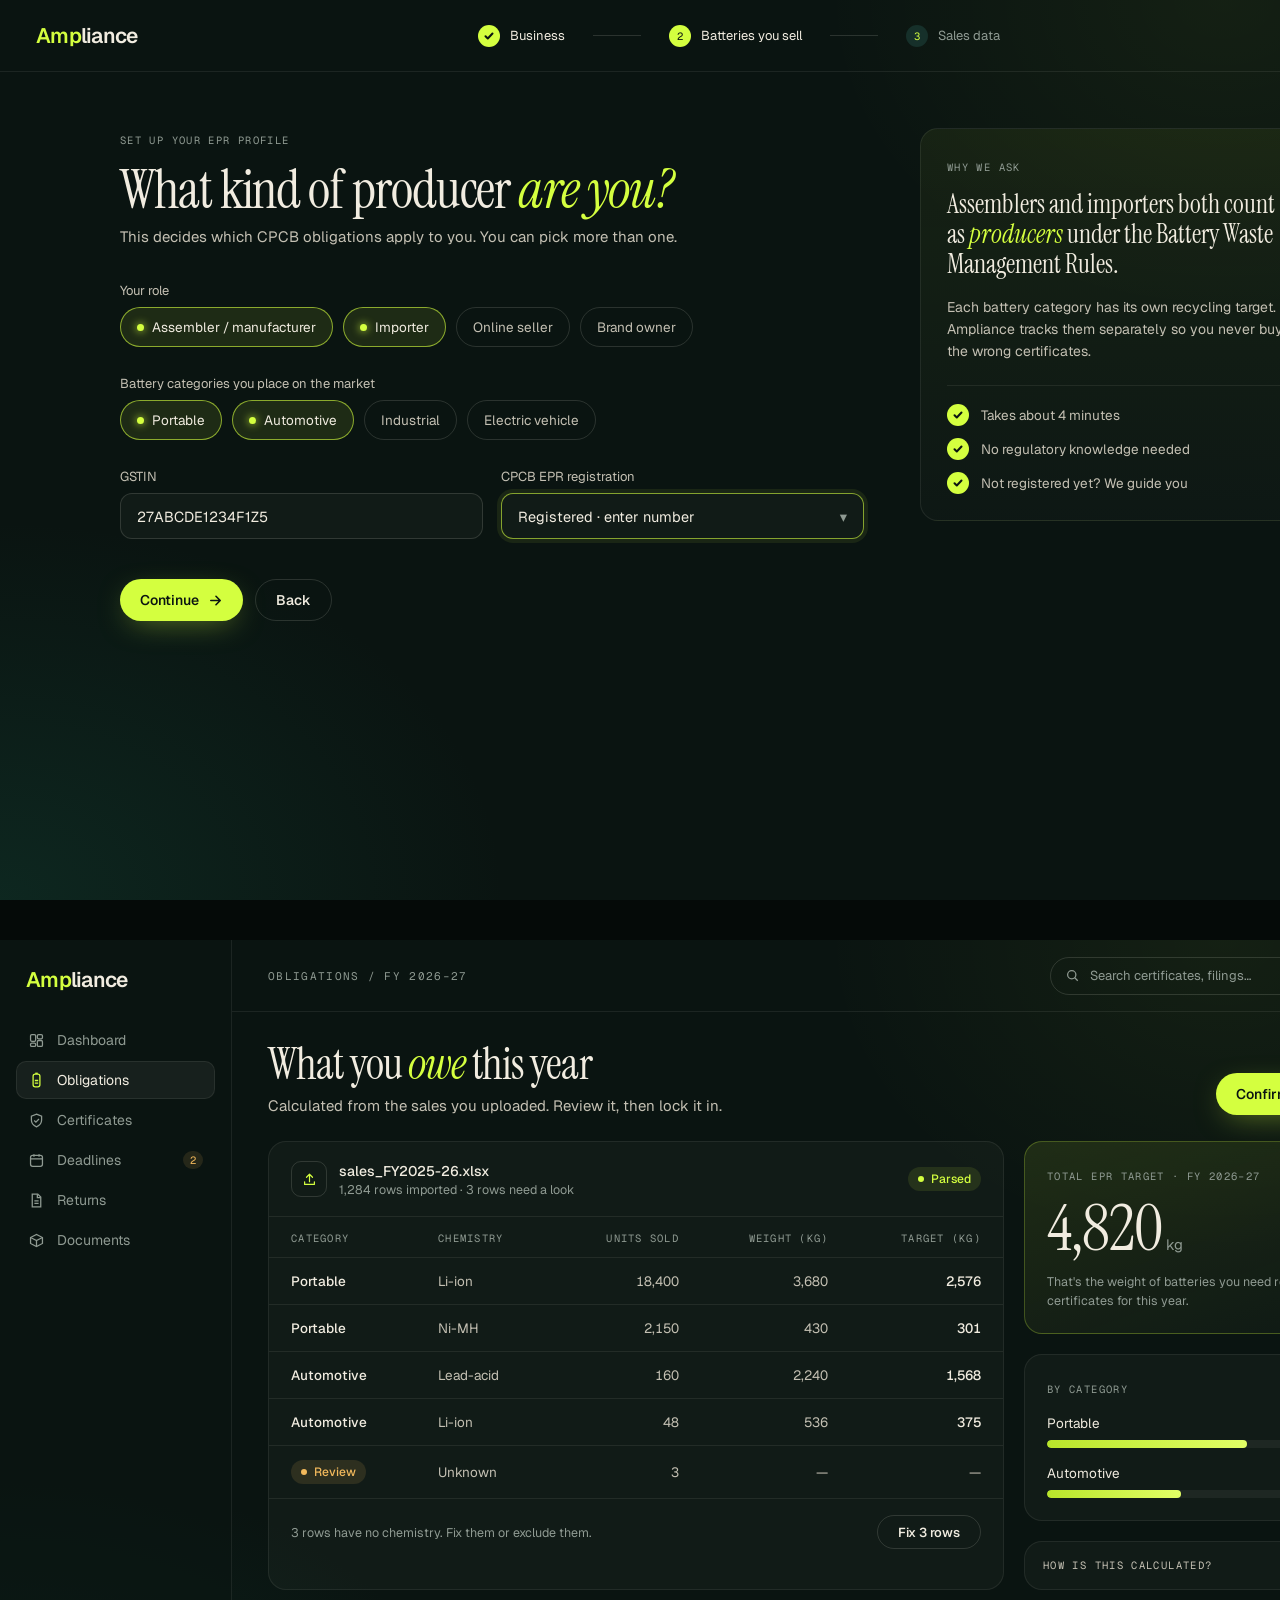
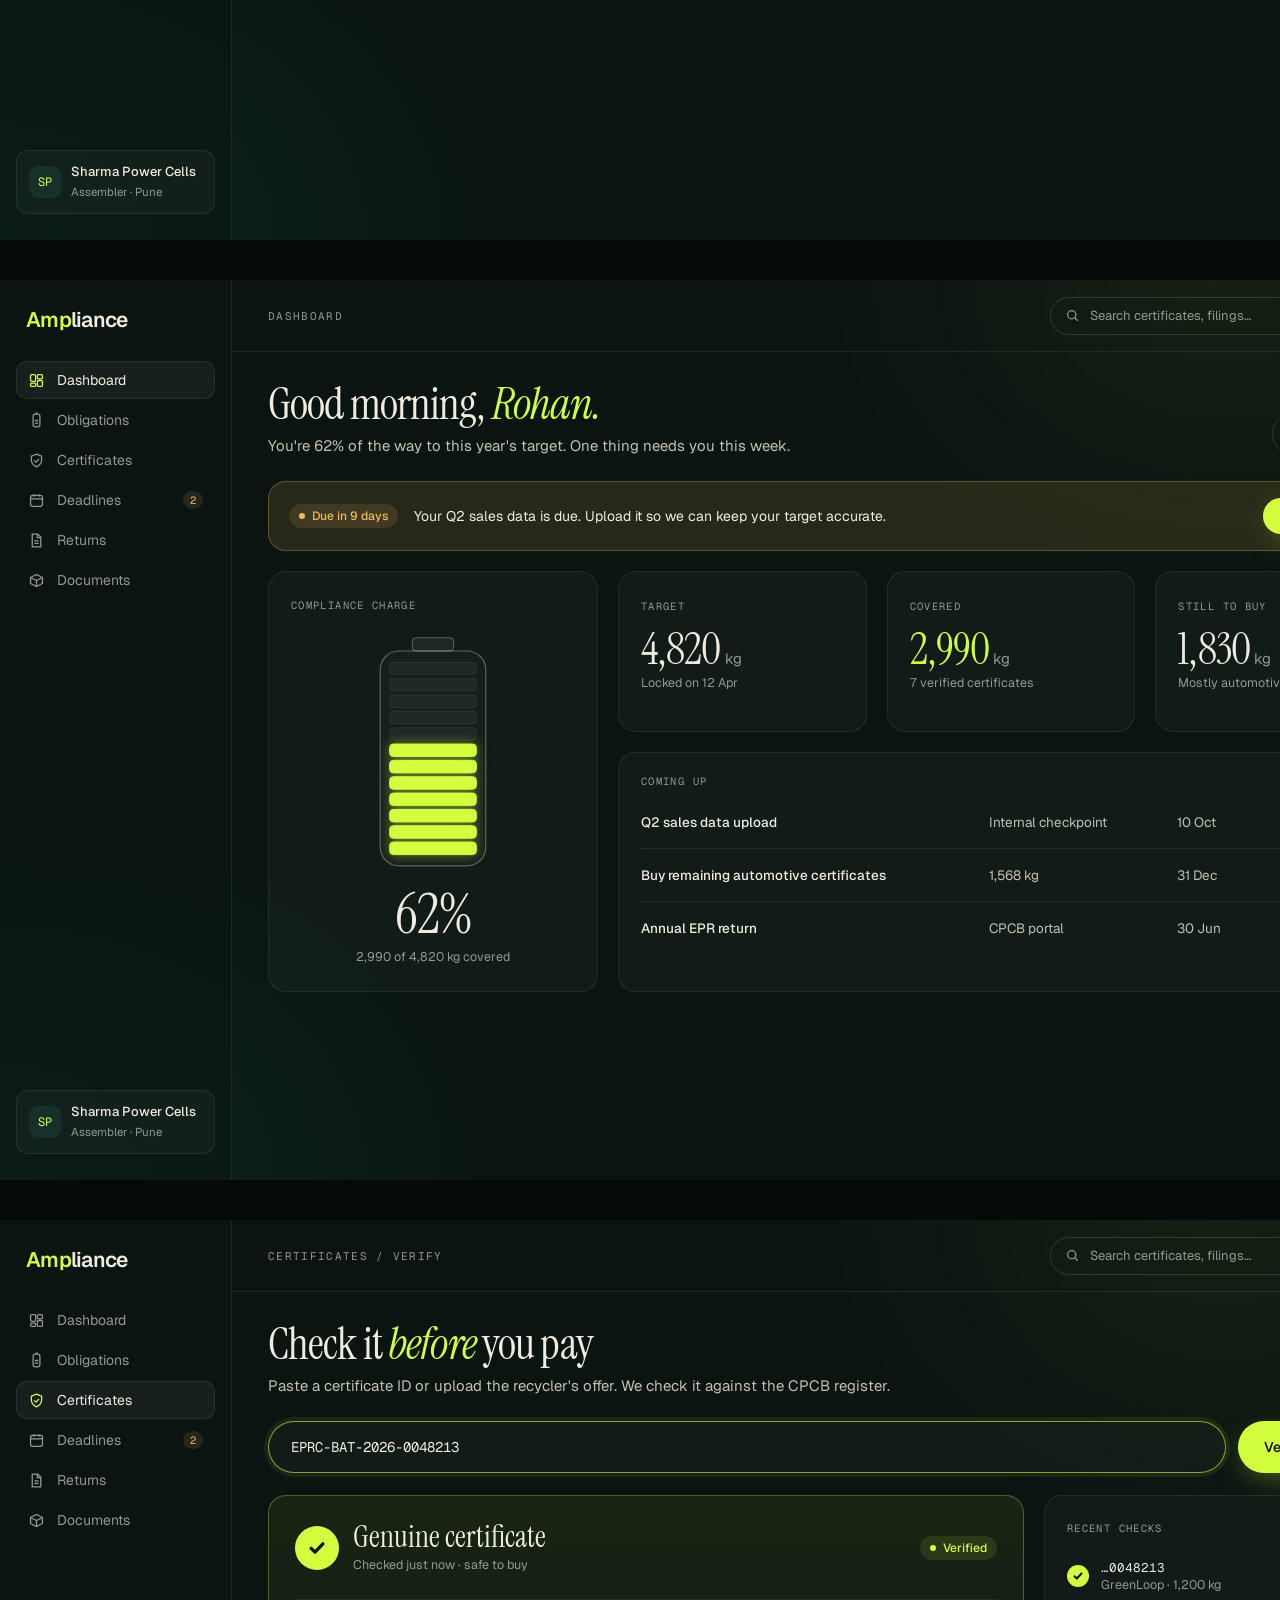
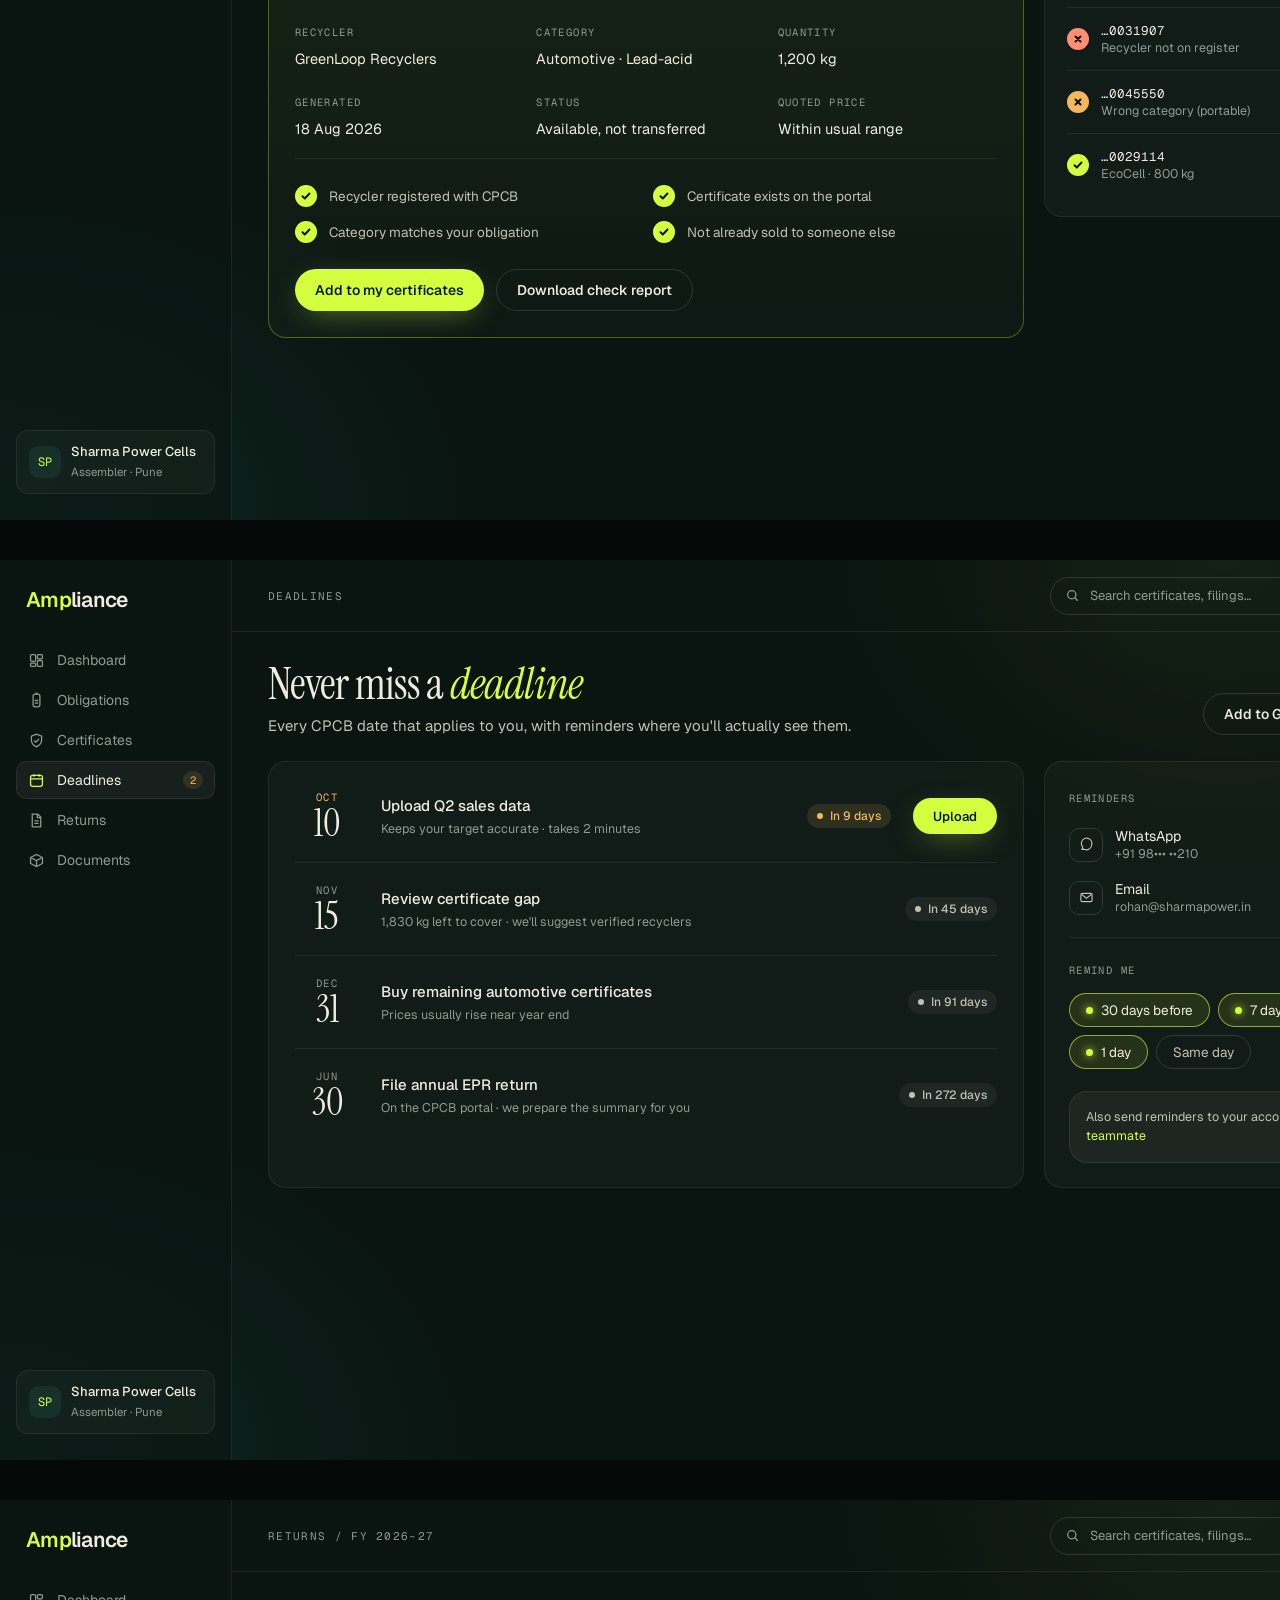
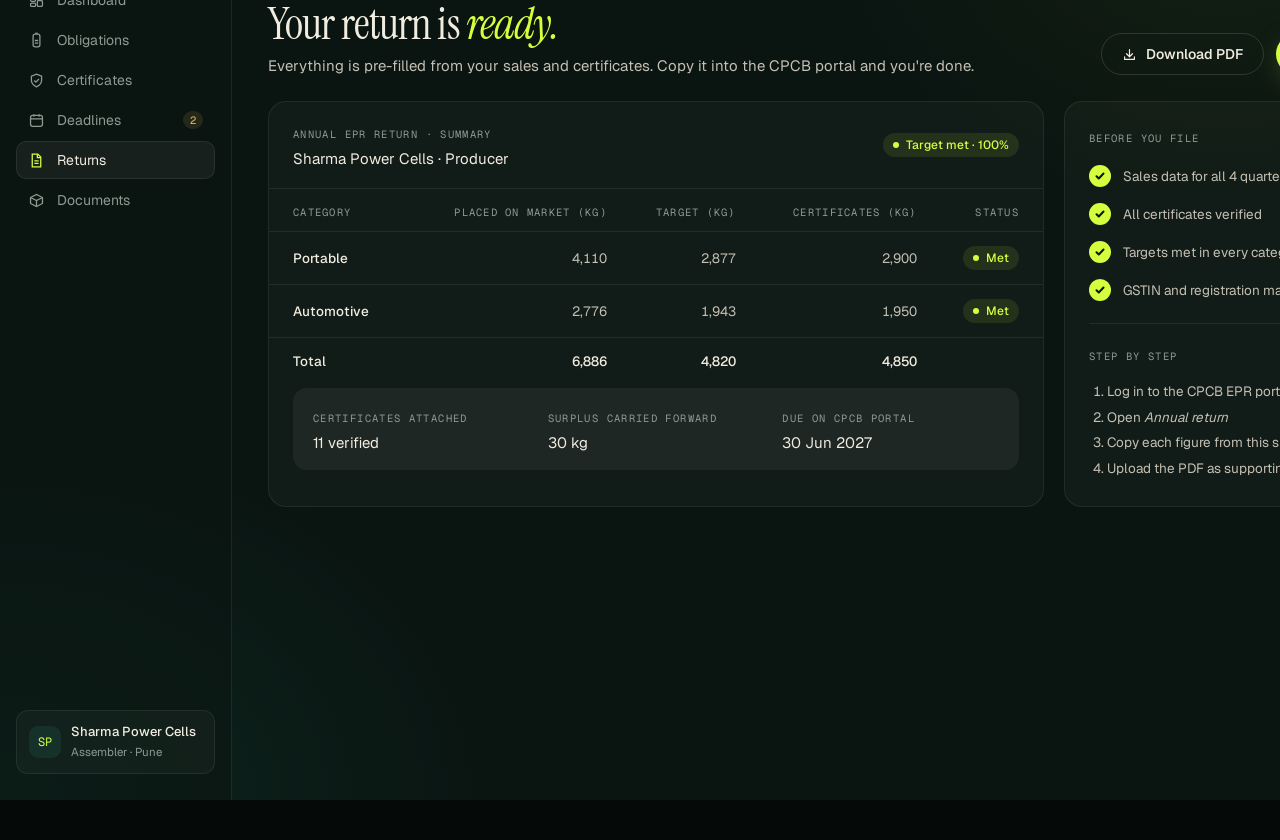
<file: screens/screens.html>
<!doctype html>
<html lang="en">
<head>
<meta charset="utf-8">
<title>Ampliance screens</title>
<link href="https://fonts.googleapis.com/css2?family=Geist:wght@300..700&family=Geist+Mono:wght@400;500&family=Instrument+Serif:ital@0;1&display=swap" rel="stylesheet">
<style>
:root{
  --bg:#0A1411;--bg-2:#0D1A16;--panel:rgba(241,236,224,.03);--panel-2:rgba(241,236,224,.055);
  --ink:#F1ECE0;--ink-2:#C4C0B3;--ink-3:#8F9A92;--line:rgba(241,236,224,.08);--line-2:rgba(241,236,224,.14);
  --volt:#D4FF3F;--volt-ink:#0A1411;--volt-soft:rgba(212,255,63,.1);--amber:#F2B95C;--amber-soft:rgba(242,185,92,.12);
  --red:#FF8E73;--red-soft:rgba(255,142,115,.1);
  --serif:"Instrument Serif",serif;--sans:"Geist",system-ui,sans-serif;--mono:"Geist Mono",monospace;
}
*{box-sizing:border-box}
body{margin:0;background:#050a08;font-family:var(--sans);color:var(--ink);-webkit-font-smoothing:antialiased}
.screen{width:1440px;height:900px;margin:0 0 40px;position:relative;overflow:hidden;background:var(--bg);display:grid;grid-template-columns:232px 1fr}
.screen::before{content:"";position:absolute;inset:0;pointer-events:none;
  background:radial-gradient(40% 50% at 85% 0%,rgba(212,255,63,.05),transparent 70%),radial-gradient(50% 60% at 0% 100%,rgba(24,96,76,.25),transparent 70%)}
.screen>*{position:relative}
/* sidebar */
.side{border-right:1px solid var(--line);padding:26px 16px;display:flex;flex-direction:column;background:rgba(10,20,17,.6)}
.brand{font-weight:600;font-size:21px;letter-spacing:-.035em;padding:0 10px 28px}
.brand span{color:var(--volt)}
.nav{display:grid;gap:2px}
.nav a{display:flex;align-items:center;gap:12px;padding:10px 12px;border-radius:10px;color:var(--ink-3);font-size:14px;text-decoration:none}
.nav a svg{width:17px;height:17px;flex:none}
.nav a.on{background:var(--panel-2);color:var(--ink);box-shadow:inset 0 0 0 1px var(--line)}
.nav a.on svg{color:var(--volt)}
.nav .count{margin-left:auto;font-family:var(--mono);font-size:10.5px;padding:2px 7px;border-radius:99px;background:var(--amber-soft);color:var(--amber)}
.side .org{margin-top:auto;display:flex;align-items:center;gap:10px;padding:12px;border:1px solid var(--line);border-radius:12px;background:var(--panel)}
.av{width:32px;height:32px;border-radius:9px;display:grid;place-items:center;background:#16302A;color:var(--volt);font-family:var(--mono);font-size:12px;flex:none}
.org b{display:block;font-size:13px;font-weight:500}
.org small{font-size:11.5px;color:var(--ink-3)}
/* main */
.main{display:flex;flex-direction:column;min-width:0}
.top{height:72px;display:flex;align-items:center;justify-content:space-between;padding:0 36px;border-bottom:1px solid var(--line)}
.crumb{font-family:var(--mono);font-size:11px;letter-spacing:.12em;text-transform:uppercase;color:var(--ink-3)}
.top-r{display:flex;align-items:center;gap:12px}
.search{width:260px;height:38px;border:1px solid var(--line-2);border-radius:99px;display:flex;align-items:center;gap:10px;padding:0 14px;color:var(--ink-3);font-size:13px}
.search svg,.iconbtn svg{width:15px;height:15px}
.iconbtn{width:38px;height:38px;border-radius:50%;border:1px solid var(--line-2);display:grid;place-items:center;color:var(--ink-2);position:relative}
.iconbtn i{position:absolute;top:8px;right:9px;width:7px;height:7px;border-radius:50%;background:var(--volt)}
.content{padding:30px 36px;flex:1;min-height:0}
h1{margin:0;font-family:var(--serif);font-weight:400;font-size:44px;line-height:1;letter-spacing:-.02em}
h1 em{color:var(--volt)}
.lead{margin:10px 0 0;color:var(--ink-2);font-size:15px}
.head{display:flex;align-items:flex-end;justify-content:space-between;margin-bottom:26px}
.card{background:var(--panel);border:1px solid var(--line);border-radius:18px;padding:22px}
.lbl{font-family:var(--mono);font-size:10.5px;letter-spacing:.13em;text-transform:uppercase;color:var(--ink-3)}
.big{font-family:var(--serif);font-size:44px;line-height:1;letter-spacing:-.02em;margin-top:12px}
.big small{font-family:var(--sans);font-size:15px;color:var(--ink-3);letter-spacing:0;margin-left:4px}
.btn{display:inline-flex;align-items:center;gap:9px;height:42px;padding:0 20px;border-radius:99px;font-size:14px;font-weight:550;border:0;white-space:nowrap}
.btn svg{width:15px;height:15px}
.btn.p{background:var(--volt);color:var(--volt-ink);box-shadow:0 8px 30px -10px rgba(212,255,63,.5)}
.btn.g{background:transparent;color:var(--ink);border:1px solid var(--line-2)}
.pill{display:inline-flex;align-items:center;gap:7px;height:24px;padding:0 10px;border-radius:99px;font-size:12px;font-weight:500;white-space:nowrap}
.pill::before{content:"";width:6px;height:6px;border-radius:50%;background:currentColor}
.ok{background:var(--volt-soft);color:var(--volt)}
.warn{background:var(--amber-soft);color:var(--amber)}
.bad{background:var(--red-soft);color:var(--red)}
.mut{background:var(--panel-2);color:var(--ink-2)}
table{width:100%;border-collapse:collapse;font-size:13.5px}
th{font-family:var(--mono);font-weight:400;font-size:10.5px;letter-spacing:.12em;text-transform:uppercase;color:var(--ink-3);text-align:left;padding:0 14px 12px;border-bottom:1px solid var(--line)}
td{padding:14px;border-bottom:1px solid var(--line);color:var(--ink-2)}
td b{color:var(--ink);font-weight:500}
.num{text-align:right;font-variant-numeric:tabular-nums}
.bar{height:8px;border-radius:99px;background:var(--panel-2);overflow:hidden}
.bar i{display:block;height:100%;border-radius:99px;background:linear-gradient(90deg,#B9E52A,#E2FF66)}
.bar i.a{background:var(--amber)}
.check{width:22px;height:22px;border-radius:50%;display:grid;place-items:center;flex:none;background:var(--volt);color:var(--volt-ink)}
.check svg{width:12px;height:12px}
.check.x{background:var(--red);}
.row{display:flex;align-items:center;gap:12px}
.field{display:grid;gap:8px}
.field label{font-size:13px;color:var(--ink-2)}
.input{height:46px;border:1px solid var(--line-2);border-radius:12px;background:rgba(241,236,224,.03);display:flex;align-items:center;padding:0 16px;font-size:14.5px;color:var(--ink)}
.input.ph{color:var(--ink-3)}
.input.focus{border-color:rgba(212,255,63,.6);box-shadow:0 0 0 4px rgba(212,255,63,.08)}
.chip{display:inline-flex;align-items:center;gap:8px;height:40px;padding:0 16px;border-radius:99px;border:1px solid var(--line-2);font-size:13.5px;color:var(--ink-2)}
.chip.on{border-color:rgba(212,255,63,.6);background:var(--volt-soft);color:var(--ink)}
.chip.on::before{content:"";width:7px;height:7px;border-radius:50%;background:var(--volt);box-shadow:0 0 8px var(--volt)}
.note{font-size:12.5px;color:var(--ink-3)}
.toggle{width:36px;height:20px;border-radius:99px;background:var(--panel-2);border:1px solid var(--line-2);position:relative;flex:none}
.toggle::after{content:"";position:absolute;top:2px;left:2px;width:14px;height:14px;border-radius:50%;background:var(--ink-3)}
.toggle.on{background:var(--volt);border-color:var(--volt)}
.toggle.on::after{left:18px;background:var(--volt-ink)}
</style>
</head>
<body>
<svg width="0" height="0" style="position:absolute">
  <defs>
    <symbol id="i-dash" viewBox="0 0 20 20" fill="none" stroke="currentColor" stroke-width="1.5"><rect x="3" y="3" width="6" height="8" rx="1.5"/><rect x="11" y="3" width="6" height="5" rx="1.5"/><rect x="11" y="10" width="6" height="7" rx="1.5"/><rect x="3" y="13" width="6" height="4" rx="1.5"/></symbol>
    <symbol id="i-calc" viewBox="0 0 20 20" fill="none" stroke="currentColor" stroke-width="1.5"><rect x="6" y="2.5" width="8" height="15" rx="2.5"/><path d="M8.5 1.5h3"/><path d="M8 13h4M8 10h4"/></symbol>
    <symbol id="i-cert" viewBox="0 0 20 20" fill="none" stroke="currentColor" stroke-width="1.5"><path d="M10 2.5l6 2.5v4.5c0 4-2.7 6.6-6 8-3.3-1.4-6-4-6-8V5z"/><path d="M7.3 10l2 2 3.6-3.8"/></symbol>
    <symbol id="i-cal" viewBox="0 0 20 20" fill="none" stroke="currentColor" stroke-width="1.5"><rect x="3" y="4" width="14" height="13" rx="2.5"/><path d="M3 8h14M7 2.5v3M13 2.5v3"/></symbol>
    <symbol id="i-file" viewBox="0 0 20 20" fill="none" stroke="currentColor" stroke-width="1.5"><path d="M5 2.5h6.5L15 6v11.5H5z"/><path d="M11 2.5V6.5h4M7.5 10.5h5M7.5 13.5h5"/></symbol>
    <symbol id="i-box" viewBox="0 0 20 20" fill="none" stroke="currentColor" stroke-width="1.5"><path d="M3 6.5l7-3.5 7 3.5v7l-7 3.5-7-3.5z"/><path d="M3 6.5l7 3.5 7-3.5M10 10v7"/></symbol>
    <symbol id="i-search" viewBox="0 0 20 20" fill="none" stroke="currentColor" stroke-width="1.7"><circle cx="9" cy="9" r="5.5"/><path d="M13 13l4 4"/></symbol>
    <symbol id="i-bell" viewBox="0 0 20 20" fill="none" stroke="currentColor" stroke-width="1.6"><path d="M5 14V9a5 5 0 0110 0v5l1.5 1.5h-13z"/><path d="M8.5 17.5h3"/></symbol>
    <symbol id="i-tick" viewBox="0 0 12 12" fill="none" stroke="currentColor" stroke-width="2" stroke-linecap="round" stroke-linejoin="round"><path d="M2.5 6.2l2.3 2.3 4.7-5"/></symbol>
    <symbol id="i-x" viewBox="0 0 12 12" fill="none" stroke="currentColor" stroke-width="2" stroke-linecap="round"><path d="M3.5 3.5l5 5M8.5 3.5l-5 5"/></symbol>
    <symbol id="i-arrow" viewBox="0 0 16 16" fill="none" stroke="currentColor" stroke-width="1.7" stroke-linecap="round" stroke-linejoin="round"><path d="M3 8h9.5M8.5 3.5L13 8l-4.5 4.5"/></symbol>
    <symbol id="i-up" viewBox="0 0 20 20" fill="none" stroke="currentColor" stroke-width="1.6" stroke-linecap="round" stroke-linejoin="round"><path d="M10 13V3.5M6 7l4-4 4 4"/><path d="M3.5 13v3.5h13V13"/></symbol>
    <symbol id="i-dl" viewBox="0 0 20 20" fill="none" stroke="currentColor" stroke-width="1.6" stroke-linecap="round" stroke-linejoin="round"><path d="M10 3.5V13M6 9l4 4 4-4"/><path d="M3.5 13v3.5h13V13"/></symbol>
    <symbol id="i-wa" viewBox="0 0 20 20" fill="none" stroke="currentColor" stroke-width="1.5"><path d="M4 16.5l1-3.3A7 7 0 1117 10a7 7 0 01-10.3 6.2z"/></symbol>
    <symbol id="i-mail" viewBox="0 0 20 20" fill="none" stroke="currentColor" stroke-width="1.5"><rect x="2.5" y="4.5" width="15" height="11" rx="2"/><path d="M3 5.5l7 5.5 7-5.5"/></symbol>
  </defs>
</svg>

<template id="side">
  <aside class="side">
    <div class="brand"><span>Amp</span>liance</div>
    <nav class="nav">
      <a data-k="dash"><svg><use href="#i-dash"/></svg>Dashboard</a>
      <a data-k="calc"><svg><use href="#i-calc"/></svg>Obligations</a>
      <a data-k="cert"><svg><use href="#i-cert"/></svg>Certificates</a>
      <a data-k="cal"><svg><use href="#i-cal"/></svg>Deadlines <span class="count">2</span></a>
      <a data-k="file"><svg><use href="#i-file"/></svg>Returns</a>
      <a data-k="box"><svg><use href="#i-box"/></svg>Documents</a>
    </nav>
    <div class="org"><span class="av">SP</span><div><b>Sharma Power Cells</b><small>Assembler · Pune</small></div></div>
  </aside>
</template>
<template id="top">
  <div class="top">
    <span class="crumb"></span>
    <div class="top-r">
      <div class="search"><svg><use href="#i-search"/></svg>Search certificates, filings…</div>
      <span class="iconbtn"><svg><use href="#i-bell"/></svg><i></i></span>
      <span class="av" style="border-radius:50%">RS</span>
    </div>
  </div>
</template>

<!-- ===================== 01 ONBOARDING ===================== -->
<section class="screen" id="s1" style="grid-template-columns:1fr">
  <div class="main">
    <div class="top">
      <div class="brand" style="padding:0"><span>Amp</span>liance</div>
      <div class="row" style="gap:28px;font-size:13px">
        <span class="row" style="gap:10px;color:var(--ink)"><span class="check"><svg><use href="#i-tick"/></svg></span>Business</span>
        <span style="width:48px;height:1px;background:var(--line-2)"></span>
        <span class="row" style="gap:10px;color:var(--ink)"><span class="av" style="width:22px;height:22px;border-radius:50%;font-size:10.5px;background:var(--volt);color:var(--volt-ink)">2</span>Batteries you sell</span>
        <span style="width:48px;height:1px;background:var(--line-2)"></span>
        <span class="row" style="gap:10px;color:var(--ink-3)"><span class="av" style="width:22px;height:22px;border-radius:50%;font-size:10.5px">3</span>Sales data</span>
      </div>
      <span class="note">Step 2 of 3</span>
    </div>
    <div style="display:grid;grid-template-columns:1fr 400px;gap:56px;padding:56px 120px 0">
      <div>
        <span class="lbl">Set up your EPR profile</span>
        <h1 style="margin-top:14px;font-size:54px">What kind of producer <em><i>are you?</i></em></h1>
        <p class="lead" style="max-width:560px">This decides which CPCB obligations apply to you. You can pick more than one.</p>

        <div style="margin-top:36px" class="field">
          <label>Your role</label>
          <div class="row" style="flex-wrap:wrap;gap:10px">
            <span class="chip on">Assembler / manufacturer</span><span class="chip on">Importer</span><span class="chip">Online seller</span><span class="chip">Brand owner</span>
          </div>
        </div>
        <div style="margin-top:28px" class="field">
          <label>Battery categories you place on the market</label>
          <div class="row" style="flex-wrap:wrap;gap:10px">
            <span class="chip on">Portable</span><span class="chip on">Automotive</span><span class="chip">Industrial</span><span class="chip">Electric vehicle</span>
          </div>
        </div>
        <div style="margin-top:28px;display:grid;grid-template-columns:1fr 1fr;gap:18px">
          <div class="field"><label>GSTIN</label><div class="input">27ABCDE1234F1Z5</div></div>
          <div class="field"><label>CPCB EPR registration</label><div class="input focus">Registered · enter number<span style="margin-left:auto;color:var(--ink-3)">▾</span></div></div>
        </div>
        <div class="row" style="margin-top:40px;gap:12px">
          <span class="btn p">Continue <svg><use href="#i-arrow"/></svg></span>
          <span class="btn g">Back</span>
        </div>
      </div>
      <div class="card" style="align-self:start;padding:26px;background:linear-gradient(180deg,rgba(212,255,63,.06),rgba(241,236,224,.02))">
        <span class="lbl">Why we ask</span>
        <p style="margin:14px 0 0;font-family:var(--serif);font-size:26px;line-height:1.15">Assemblers and importers both count as <em style="color:var(--volt)">producers</em> under the Battery Waste Management Rules.</p>
        <p style="color:var(--ink-2);font-size:14px;line-height:1.6;margin:16px 0 0">Each battery category has its own recycling target. Ampliance tracks them separately so you never buy the wrong certificates.</p>
        <div style="margin-top:22px;border-top:1px solid var(--line);padding-top:18px;display:grid;gap:12px;font-size:13.5px;color:var(--ink-2)">
          <span class="row"><span class="check"><svg><use href="#i-tick"/></svg></span>Takes about 4 minutes</span>
          <span class="row"><span class="check"><svg><use href="#i-tick"/></svg></span>No regulatory knowledge needed</span>
          <span class="row"><span class="check"><svg><use href="#i-tick"/></svg></span>Not registered yet? We guide you</span>
        </div>
      </div>
    </div>
  </div>
</section>

<!-- ===================== 02 OBLIGATION CALCULATOR ===================== -->
<section class="screen" id="s2" data-nav="calc" data-crumb="Obligations / FY 2026–27">
  <div class="main">
    <div class="content">
      <div class="head">
        <div><h1>What you <em><i>owe</i></em> this year</h1><p class="lead">Calculated from the sales you uploaded. Review it, then lock it in.</p></div>
        <span class="btn p">Confirm obligation <svg><use href="#i-arrow"/></svg></span>
      </div>
      <div style="display:grid;grid-template-columns:1fr 380px;gap:20px">
        <div class="card" style="padding:0">
          <div class="row" style="justify-content:space-between;padding:18px 22px;border-bottom:1px solid var(--line)">
            <div class="row"><span class="iconbtn" style="width:36px;height:36px;border-radius:10px;color:var(--volt)"><svg><use href="#i-up"/></svg></span>
              <div><b style="font-size:14px;font-weight:500">sales_FY2025-26.xlsx</b><div class="note">1,284 rows imported · 3 rows need a look</div></div></div>
            <span class="pill ok">Parsed</span>
          </div>
          <table style="margin-top:14px">
            <thead><tr><th style="padding-left:22px">Category</th><th>Chemistry</th><th class="num">Units sold</th><th class="num">Weight (kg)</th><th class="num" style="padding-right:22px">Target (kg)</th></tr></thead>
            <tbody>
              <tr><td style="padding-left:22px"><b>Portable</b></td><td>Li-ion</td><td class="num">18,400</td><td class="num">3,680</td><td class="num" style="padding-right:22px"><b>2,576</b></td></tr>
              <tr><td style="padding-left:22px"><b>Portable</b></td><td>Ni-MH</td><td class="num">2,150</td><td class="num">430</td><td class="num" style="padding-right:22px"><b>301</b></td></tr>
              <tr><td style="padding-left:22px"><b>Automotive</b></td><td>Lead-acid</td><td class="num">160</td><td class="num">2,240</td><td class="num" style="padding-right:22px"><b>1,568</b></td></tr>
              <tr><td style="padding-left:22px"><b>Automotive</b></td><td>Li-ion</td><td class="num">48</td><td class="num">536</td><td class="num" style="padding-right:22px"><b>375</b></td></tr>
              <tr><td style="padding-left:22px"><span class="pill warn">Review</span></td><td>Unknown</td><td class="num">3</td><td class="num">—</td><td class="num" style="padding-right:22px">—</td></tr>
            </tbody>
          </table>
          <div class="row" style="justify-content:space-between;padding:16px 22px"><span class="note">3 rows have no chemistry. Fix them or exclude them.</span><span class="btn g" style="height:34px;font-size:13px">Fix 3 rows</span></div>
        </div>
        <div style="display:grid;gap:20px;align-content:start">
          <div class="card" style="background:linear-gradient(160deg,rgba(212,255,63,.1),rgba(241,236,224,.02));border-color:rgba(212,255,63,.25)">
            <span class="lbl">Total EPR target · FY 2026–27</span>
            <div class="big" style="font-size:64px">4,820<small>kg</small></div>
            <p class="note" style="margin:12px 0 0;line-height:1.5">That's the weight of batteries you need recycling certificates for this year.</p>
          </div>
          <div class="card">
            <span class="lbl">By category</span>
            <div style="display:grid;gap:16px;margin-top:16px;font-size:13.5px">
              <div><div class="row" style="justify-content:space-between;margin-bottom:8px"><span>Portable</span><b style="font-weight:500">2,877 kg</b></div><div class="bar"><i style="width:60%"></i></div></div>
              <div><div class="row" style="justify-content:space-between;margin-bottom:8px"><span>Automotive</span><b style="font-weight:500">1,943 kg</b></div><div class="bar"><i style="width:40%"></i></div></div>
            </div>
          </div>
          <div class="card row" style="gap:14px;padding:16px 18px"><span class="lbl" style="color:var(--ink-2)">How is this calculated?</span><svg style="width:15px;height:15px;margin-left:auto;color:var(--ink-3)"><use href="#i-arrow"/></svg></div>
        </div>
      </div>
    </div>
  </div>
</section>

<!-- ===================== 03 DASHBOARD ===================== -->
<section class="screen" id="s3" data-nav="dash" data-crumb="Dashboard">
  <div class="main">
    <div class="content">
      <div class="head">
        <div><h1>Good morning, <em><i>Rohan.</i></em></h1><p class="lead">You're 62% of the way to this year's target. One thing needs you this week.</p></div>
        <span class="btn g">FY 2026–27 ▾</span>
      </div>
      <div class="card row" style="gap:16px;padding:16px 20px;margin-bottom:20px;background:var(--amber-soft);border-color:rgba(242,185,92,.3)">
        <span class="pill warn">Due in 9 days</span>
        <span style="font-size:14px">Your Q2 sales data is due. Upload it so we can keep your target accurate.</span>
        <span class="btn p" style="margin-left:auto;height:36px;font-size:13px">Upload sales</span>
      </div>
      <div style="display:grid;grid-template-columns:330px 1fr;gap:20px">
        <div class="card" style="display:flex;flex-direction:column;align-items:center;padding:26px 22px">
          <span class="lbl" style="align-self:flex-start">Compliance charge</span>
          <svg viewBox="0 0 140 250" style="width:132px;margin:22px 0 16px">
            <rect x="48" y="4" width="44" height="14" rx="4" fill="rgba(241,236,224,.06)" stroke="rgba(241,236,224,.35)"/>
            <rect x="14" y="18" width="112" height="228" rx="20" fill="rgba(241,236,224,.02)" stroke="rgba(241,236,224,.35)" stroke-width="1.25"/>
            <g id="dcells"></g>
          </svg>
          <div class="big" style="margin:0;font-size:56px">62%</div>
          <span class="note" style="margin-top:6px">2,990 of 4,820 kg covered</span>
        </div>
        <div style="display:grid;gap:20px">
          <div style="display:grid;grid-template-columns:repeat(3,1fr);gap:20px">
            <div class="card"><span class="lbl">Target</span><div class="big">4,820<small>kg</small></div><span class="note">Locked on 12 Apr</span></div>
            <div class="card"><span class="lbl">Covered</span><div class="big" style="color:var(--volt)">2,990<small>kg</small></div><span class="note">7 verified certificates</span></div>
            <div class="card"><span class="lbl">Still to buy</span><div class="big">1,830<small>kg</small></div><span class="note">Mostly automotive</span></div>
          </div>
          <div class="card" style="padding:20px 22px">
            <div class="row" style="justify-content:space-between;margin-bottom:6px"><span class="lbl">Coming up</span><span class="note">View all</span></div>
            <table>
              <tr><td style="padding-left:0"><b>Q2 sales data upload</b></td><td>Internal checkpoint</td><td>10 Oct</td><td class="num" style="padding-right:0"><span class="pill warn">9 days</span></td></tr>
              <tr><td style="padding-left:0"><b>Buy remaining automotive certificates</b></td><td>1,568 kg</td><td>31 Dec</td><td class="num" style="padding-right:0"><span class="pill mut">On track</span></td></tr>
              <tr><td style="padding-left:0;border:0"><b>Annual EPR return</b></td><td style="border:0">CPCB portal</td><td style="border:0">30 Jun</td><td class="num" style="padding-right:0;border:0"><span class="pill mut">Later</span></td></tr>
            </table>
          </div>
        </div>
      </div>
    </div>
  </div>
</section>

<!-- ===================== 04 CERTIFICATE VERIFICATION ===================== -->
<section class="screen" id="s4" data-nav="cert" data-crumb="Certificates / Verify">
  <div class="main">
    <div class="content">
      <div class="head">
        <div><h1>Check it <em><i>before</i></em> you pay</h1><p class="lead">Paste a certificate ID or upload the recycler's offer. We check it against the CPCB register.</p></div>
      </div>
      <div class="row" style="gap:12px;margin-bottom:22px">
        <div class="input focus" style="flex:1;height:52px;border-radius:99px;padding-left:22px;font-family:var(--mono);font-size:14px">EPRC-BAT-2026-0048213</div>
        <span class="btn p" style="height:52px;padding:0 26px">Verify certificate</span>
      </div>
      <div style="display:grid;grid-template-columns:1fr 360px;gap:20px">
        <div class="card" style="padding:26px;border-color:rgba(212,255,63,.3);background:linear-gradient(180deg,rgba(212,255,63,.07),rgba(241,236,224,.02))">
          <div class="row" style="justify-content:space-between">
            <div class="row" style="gap:14px"><span class="check" style="width:44px;height:44px"><svg style="width:20px;height:20px"><use href="#i-tick"/></svg></span>
              <div><div style="font-family:var(--serif);font-size:30px;line-height:1">Genuine certificate</div><div class="note" style="margin-top:4px">Checked just now · safe to buy</div></div></div>
            <span class="pill ok">Verified</span>
          </div>
          <div style="display:grid;grid-template-columns:repeat(3,1fr);gap:22px;margin:26px 0;padding:20px 0;border-top:1px solid var(--line);border-bottom:1px solid var(--line)">
            <div><span class="lbl">Recycler</span><div style="margin-top:8px;font-size:14.5px">GreenLoop Recyclers</div></div>
            <div><span class="lbl">Category</span><div style="margin-top:8px;font-size:14.5px">Automotive · Lead-acid</div></div>
            <div><span class="lbl">Quantity</span><div style="margin-top:8px;font-size:14.5px">1,200 kg</div></div>
            <div><span class="lbl">Generated</span><div style="margin-top:8px;font-size:14.5px">18 Aug 2026</div></div>
            <div><span class="lbl">Status</span><div style="margin-top:8px;font-size:14.5px">Available, not transferred</div></div>
            <div><span class="lbl">Quoted price</span><div style="margin-top:8px;font-size:14.5px">Within usual range</div></div>
          </div>
          <div style="display:grid;grid-template-columns:1fr 1fr;gap:14px;font-size:13.5px;color:var(--ink-2)">
            <span class="row"><span class="check"><svg><use href="#i-tick"/></svg></span>Recycler registered with CPCB</span>
            <span class="row"><span class="check"><svg><use href="#i-tick"/></svg></span>Certificate exists on the portal</span>
            <span class="row"><span class="check"><svg><use href="#i-tick"/></svg></span>Category matches your obligation</span>
            <span class="row"><span class="check"><svg><use href="#i-tick"/></svg></span>Not already sold to someone else</span>
          </div>
          <div class="row" style="margin-top:26px;gap:12px"><span class="btn p">Add to my certificates</span><span class="btn g">Download check report</span></div>
        </div>
        <div class="card" style="padding:20px 22px;align-self:start">
          <span class="lbl">Recent checks</span>
          <div style="display:grid;margin-top:8px">
            <div class="row" style="padding:14px 0;border-bottom:1px solid var(--line)"><span class="check"><svg><use href="#i-tick"/></svg></span><div style="flex:1"><div style="font-family:var(--mono);font-size:12.5px">…0048213</div><div class="note">GreenLoop · 1,200 kg</div></div><span class="pill ok">OK</span></div>
            <div class="row" style="padding:14px 0;border-bottom:1px solid var(--line)"><span class="check x"><svg><use href="#i-x"/></svg></span><div style="flex:1"><div style="font-family:var(--mono);font-size:12.5px">…0031907</div><div class="note">Recycler not on register</div></div><span class="pill bad">Fake</span></div>
            <div class="row" style="padding:14px 0;border-bottom:1px solid var(--line)"><span class="check" style="background:var(--amber)"><svg><use href="#i-x"/></svg></span><div style="flex:1"><div style="font-family:var(--mono);font-size:12.5px">…0045550</div><div class="note">Wrong category (portable)</div></div><span class="pill warn">Mismatch</span></div>
            <div class="row" style="padding:14px 0"><span class="check"><svg><use href="#i-tick"/></svg></span><div style="flex:1"><div style="font-family:var(--mono);font-size:12.5px">…0029114</div><div class="note">EcoCell · 800 kg</div></div><span class="pill ok">OK</span></div>
          </div>
        </div>
      </div>
    </div>
  </div>
</section>

<!-- ===================== 05 DEADLINES ===================== -->
<section class="screen" id="s5" data-nav="cal" data-crumb="Deadlines">
  <div class="main">
    <div class="content">
      <div class="head">
        <div><h1>Never miss a <em><i>deadline</i></em></h1><p class="lead">Every CPCB date that applies to you, with reminders where you'll actually see them.</p></div>
        <span class="btn g">Add to Google Calendar</span>
      </div>
      <div style="display:grid;grid-template-columns:1fr 360px;gap:20px">
        <div class="card" style="padding:8px 26px">
          <div style="display:grid">
            <div class="row" style="gap:22px;padding:20px 0;border-bottom:1px solid var(--line)">
              <div style="width:64px;text-align:center"><div class="lbl" style="color:var(--amber)">Oct</div><div style="font-family:var(--serif);font-size:38px;line-height:1">10</div></div>
              <div style="flex:1"><b style="font-weight:500;font-size:15px">Upload Q2 sales data</b><div class="note" style="margin-top:4px">Keeps your target accurate · takes 2 minutes</div></div>
              <span class="pill warn">In 9 days</span><span class="btn p" style="height:36px;font-size:13px">Upload</span>
            </div>
            <div class="row" style="gap:22px;padding:20px 0;border-bottom:1px solid var(--line)">
              <div style="width:64px;text-align:center"><div class="lbl">Nov</div><div style="font-family:var(--serif);font-size:38px;line-height:1">15</div></div>
              <div style="flex:1"><b style="font-weight:500;font-size:15px">Review certificate gap</b><div class="note" style="margin-top:4px">1,830 kg left to cover · we'll suggest verified recyclers</div></div>
              <span class="pill mut">In 45 days</span>
            </div>
            <div class="row" style="gap:22px;padding:20px 0;border-bottom:1px solid var(--line)">
              <div style="width:64px;text-align:center"><div class="lbl">Dec</div><div style="font-family:var(--serif);font-size:38px;line-height:1">31</div></div>
              <div style="flex:1"><b style="font-weight:500;font-size:15px">Buy remaining automotive certificates</b><div class="note" style="margin-top:4px">Prices usually rise near year end</div></div>
              <span class="pill mut">In 91 days</span>
            </div>
            <div class="row" style="gap:22px;padding:20px 0">
              <div style="width:64px;text-align:center"><div class="lbl">Jun</div><div style="font-family:var(--serif);font-size:38px;line-height:1">30</div></div>
              <div style="flex:1"><b style="font-weight:500;font-size:15px">File annual EPR return</b><div class="note" style="margin-top:4px">On the CPCB portal · we prepare the summary for you</div></div>
              <span class="pill mut">In 272 days</span>
            </div>
          </div>
        </div>
        <div class="card" style="align-self:start;padding:24px">
          <span class="lbl">Reminders</span>
          <div style="display:grid;gap:18px;margin-top:20px;font-size:14px">
            <div class="row"><span class="iconbtn" style="width:34px;height:34px;border-radius:10px"><svg><use href="#i-wa"/></svg></span><div style="flex:1">WhatsApp<div class="note">+91 98••• ••210</div></div><span class="toggle on"></span></div>
            <div class="row"><span class="iconbtn" style="width:34px;height:34px;border-radius:10px"><svg><use href="#i-mail"/></svg></span><div style="flex:1">Email<div class="note">rohan@sharmapower.in</div></div><span class="toggle on"></span></div>
          </div>
          <div style="border-top:1px solid var(--line);margin-top:22px;padding-top:20px">
            <span class="lbl">Remind me</span>
            <div class="row" style="gap:8px;margin-top:14px;flex-wrap:wrap"><span class="chip on" style="height:34px">30 days before</span><span class="chip on" style="height:34px">7 days</span><span class="chip on" style="height:34px">1 day</span><span class="chip" style="height:34px">Same day</span></div>
          </div>
          <div class="card" style="margin-top:22px;padding:16px;background:var(--panel-2)">
            <div class="note" style="color:var(--ink-2);line-height:1.5">Also send reminders to your accountant? <span style="color:var(--volt)">Add a teammate</span></div>
          </div>
        </div>
      </div>
    </div>
  </div>
</section>

<!-- ===================== 06 RETURN ===================== -->
<section class="screen" id="s6" data-nav="file" data-crumb="Returns / FY 2026–27">
  <div class="main">
    <div class="content">
      <div class="head">
        <div><h1>Your return is <em><i>ready.</i></em></h1><p class="lead">Everything is pre-filled from your sales and certificates. Copy it into the CPCB portal and you're done.</p></div>
        <div class="row" style="gap:12px"><span class="btn g"><svg><use href="#i-dl"/></svg>Download PDF</span><span class="btn p">Mark as filed</span></div>
      </div>
      <div style="display:grid;grid-template-columns:1fr 340px;gap:20px">
        <div class="card" style="padding:0">
          <div class="row" style="justify-content:space-between;padding:20px 24px;border-bottom:1px solid var(--line)">
            <div><span class="lbl">Annual EPR return · summary</span><div style="font-size:15px;margin-top:6px">Sharma Power Cells · Producer</div></div>
            <span class="pill ok">Target met · 100%</span>
          </div>
          <table>
            <thead><tr><th style="padding:16px 24px 12px">Category</th><th class="num" style="padding-top:16px">Placed on market (kg)</th><th class="num" style="padding-top:16px">Target (kg)</th><th class="num" style="padding-top:16px">Certificates (kg)</th><th class="num" style="padding:16px 24px 12px">Status</th></tr></thead>
            <tr><td style="padding-left:24px"><b>Portable</b></td><td class="num">4,110</td><td class="num">2,877</td><td class="num">2,900</td><td class="num" style="padding-right:24px"><span class="pill ok">Met</span></td></tr>
            <tr><td style="padding-left:24px"><b>Automotive</b></td><td class="num">2,776</td><td class="num">1,943</td><td class="num">1,950</td><td class="num" style="padding-right:24px"><span class="pill ok">Met</span></td></tr>
            <tr><td style="padding-left:24px;border:0"><b>Total</b></td><td class="num" style="border:0"><b>6,886</b></td><td class="num" style="border:0"><b>4,820</b></td><td class="num" style="border:0"><b>4,850</b></td><td style="border:0"></td></tr>
          </table>
          <div style="margin:4px 24px 24px;padding:18px 20px;border-radius:14px;background:var(--panel-2);display:grid;grid-template-columns:repeat(3,1fr);gap:18px">
            <div><span class="lbl">Certificates attached</span><div style="margin-top:6px;font-size:15px">11 verified</div></div>
            <div><span class="lbl">Surplus carried forward</span><div style="margin-top:6px;font-size:15px">30 kg</div></div>
            <div><span class="lbl">Due on CPCB portal</span><div style="margin-top:6px;font-size:15px">30 Jun 2027</div></div>
          </div>
        </div>
        <div class="card" style="align-self:start;padding:24px">
          <span class="lbl">Before you file</span>
          <div style="display:grid;gap:16px;margin-top:18px;font-size:13.5px;color:var(--ink-2)">
            <span class="row"><span class="check"><svg><use href="#i-tick"/></svg></span>Sales data for all 4 quarters</span>
            <span class="row"><span class="check"><svg><use href="#i-tick"/></svg></span>All certificates verified</span>
            <span class="row"><span class="check"><svg><use href="#i-tick"/></svg></span>Targets met in every category</span>
            <span class="row"><span class="check"><svg><use href="#i-tick"/></svg></span>GSTIN and registration match</span>
          </div>
          <div style="border-top:1px solid var(--line);margin-top:22px;padding-top:20px">
            <span class="lbl">Step by step</span>
            <ol style="margin:14px 0 0;padding-left:18px;color:var(--ink-2);font-size:13.5px;line-height:1.9">
              <li>Log in to the CPCB EPR portal</li><li>Open <i>Annual return</i></li><li>Copy each figure from this summary</li><li>Upload the PDF as supporting proof</li>
            </ol>
          </div>
        </div>
      </div>
    </div>
  </div>
</section>

<script>
document.querySelectorAll('.screen[data-nav]').forEach(s=>{
  const side=document.getElementById('side').content.cloneNode(true);
  side.querySelector('[data-k="'+s.dataset.nav+'"]').classList.add('on');
  s.prepend(side);
  const top=document.getElementById('top').content.cloneNode(true);
  top.querySelector('.crumb').textContent=s.dataset.crumb;
  s.querySelector('.main').prepend(top);
});
// dashboard battery: 12 cells, 62% lit
const g=document.getElementById('dcells'),N=12,lit=Math.round(.62*N),y0=30,bot=234,gap=4,h=(bot-y0-gap*(N-1))/N;
for(let i=0;i<N;i++){const r=document.createElementNS('http://www.w3.org/2000/svg','rect');
  r.setAttribute('x',24);r.setAttribute('width',92);r.setAttribute('height',h);r.setAttribute('y',bot-(i+1)*h-i*gap);r.setAttribute('rx',4);
  r.setAttribute('fill',i<lit?'#D4FF3F':'rgba(241,236,224,.04)');r.setAttribute('stroke',i<lit?'#D4FF3F':'rgba(241,236,224,.08)');
  if(i<lit)r.setAttribute('style','filter:drop-shadow(0 0 6px rgba(212,255,63,.45))');g.appendChild(r);}
</script>
</body>
</html>
</file>
<file: app/app.css>
:root {
  --bg: #0A1411;
  --bg-2: #0D1A16;
  --bg-3: #10201B;
  --panel: rgba(241, 236, 224, .03);
  --panel-2: rgba(241, 236, 224, .055);
  --ink: #F1ECE0;
  --ink-2: #C4C0B3;
  --ink-3: #8F9A92;
  --line: rgba(241, 236, 224, .08);
  --line-2: rgba(241, 236, 224, .15);
  --volt: #D4FF3F;
  --volt-ink: #0A1411;
  --volt-soft: rgba(212, 255, 63, .1);
  --amber: #F2B95C;
  --amber-soft: rgba(242, 185, 92, .12);
  --red: #FF8E73;
  --red-soft: rgba(255, 142, 115, .1);

  --serif: "Instrument Serif", "Times New Roman", serif;
  --sans: "Geist", ui-sans-serif, system-ui, -apple-system, "Segoe UI", sans-serif;
  --mono: "Geist Mono", ui-monospace, Consolas, monospace;
  --ease: cubic-bezier(.2, .7, .2, 1);
}

*, *::before, *::after { box-sizing: border-box; }
html { -webkit-text-size-adjust: 100%; }
body {
  margin: 0;
  min-height: 100vh;
  background: var(--bg);
  color: var(--ink);
  font: 400 15px/1.5 var(--sans);
  -webkit-font-smoothing: antialiased;
  overflow-x: clip;
}
body::before {
  content: "";
  position: fixed;
  inset: 0;
  pointer-events: none;
  background:
    radial-gradient(40% 50% at 88% 0%, rgba(212, 255, 63, .05), transparent 70%),
    radial-gradient(50% 60% at 0% 100%, rgba(24, 96, 76, .22), transparent 70%);
}
a { color: inherit; }
button, input, select, textarea { font: inherit; color: inherit; }
:focus-visible { outline: 2px solid var(--volt); outline-offset: 2px; }
.sr { position: absolute; width: 1px; height: 1px; overflow: hidden; clip: rect(0 0 0 0); white-space: nowrap; }
[hidden] { display: none !important; }

/* ---------- Shell ---------- */
#app { position: relative; }
.shell { display: grid; grid-template-columns: 232px minmax(0, 1fr); min-height: 100vh; }
.side {
  position: sticky;
  top: 0;
  height: 100vh;
  display: flex;
  flex-direction: column;
  padding: 26px 16px;
  border-right: 1px solid var(--line);
  background: rgba(10, 20, 17, .7);
}
.brand { font-weight: 600; font-size: 21px; letter-spacing: -.035em; text-decoration: none; padding: 0 10px 28px; }
.brand span { color: var(--volt); }
.nav { display: grid; gap: 2px; }
.nav a {
  display: flex; align-items: center; gap: 12px;
  padding: 10px 12px; border-radius: 10px;
  color: var(--ink-3); font-size: 14px; text-decoration: none;
  transition: background .2s var(--ease), color .2s var(--ease);
}
.nav a:hover { color: var(--ink); background: var(--panel); }
.nav a svg { width: 17px; height: 17px; flex: none; }
.nav a.on { background: var(--panel-2); color: var(--ink); box-shadow: inset 0 0 0 1px var(--line); }
.nav a.on svg { color: var(--volt); }
.count { margin-left: auto; font-family: var(--mono); font-size: 10.5px; padding: 2px 7px; border-radius: 99px; background: var(--amber-soft); color: var(--amber); }
.count.bad { background: var(--red-soft); color: var(--red); }
.org {
  margin-top: auto; display: flex; align-items: center; gap: 10px;
  padding: 12px; border: 1px solid var(--line); border-radius: 12px;
  background: var(--panel); text-decoration: none; min-width: 0;
}
.org:hover { border-color: var(--line-2); }
.org b { display: block; font-size: 13px; font-weight: 500; white-space: nowrap; overflow: hidden; text-overflow: ellipsis; }
.org small { font-size: 11.5px; color: var(--ink-3); }
.av {
  width: 32px; height: 32px; border-radius: 9px; flex: none;
  display: grid; place-items: center;
  background: #16302A; color: var(--volt);
  font-family: var(--mono); font-size: 12px; text-decoration: none;
}

.main { display: flex; flex-direction: column; min-width: 0; }
.top {
  height: 72px; display: flex; align-items: center; justify-content: space-between; gap: 16px;
  padding: 0 36px; border-bottom: 1px solid var(--line);
}
.top .brand { display: none; padding: 0; }
.crumb { font-family: var(--mono); font-size: 11px; letter-spacing: .12em; text-transform: uppercase; color: var(--ink-3); }
.top-r { display: flex; align-items: center; gap: 10px; }
.iconbtn {
  width: 38px; height: 38px; border-radius: 50%; border: 1px solid var(--line-2);
  display: grid; place-items: center; color: var(--ink-2); position: relative; text-decoration: none; background: none; cursor: pointer;
}
.iconbtn svg { width: 16px; height: 16px; }
.iconbtn .dot { position: absolute; top: 7px; right: 8px; width: 8px; height: 8px; border-radius: 50%; background: var(--amber); }
.iconbtn .dot.bad { background: var(--red); }
.fy-select {
  height: 38px; padding: 0 34px 0 16px; border-radius: 99px; border: 1px solid var(--line-2);
  background: transparent url("data:image/svg+xml,%3Csvg xmlns='http://www.w3.org/2000/svg' viewBox='0 0 10 6'%3E%3Cpath d='M1 1l4 4 4-4' fill='none' stroke='%238F9A92' stroke-width='1.5'/%3E%3C/svg%3E") no-repeat right 14px center / 10px;
  appearance: none; font-size: 13.5px; cursor: pointer;
}
.fy-select option { background: var(--bg-2); }
.content { padding: 30px 36px 64px; width: 100%; max-width: 1280px; }

/* ---------- Type ---------- */
h1 { margin: 0; font-family: var(--serif); font-weight: 400; font-size: 44px; line-height: 1.02; letter-spacing: -.02em; }
h1 em, .serif em { font-style: italic; color: var(--volt); }
h2 { margin: 0; font-family: var(--serif); font-weight: 400; font-size: 28px; line-height: 1.1; letter-spacing: -.01em; }
h3 { margin: 0 0 6px; font-size: 16px; font-weight: 550; }
.lead { margin: 10px 0 0; color: var(--ink-2); font-size: 15px; max-width: 46rem; }
.muted { color: var(--ink-3); }
.small { font-size: 12.5px; }
.lbl { font-family: var(--mono); font-size: 10.5px; letter-spacing: .13em; text-transform: uppercase; color: var(--ink-3); }
.serif { font-family: var(--serif); }
.big { font-family: var(--serif); font-size: 44px; line-height: 1; letter-spacing: -.02em; margin-top: 12px; font-variant-numeric: tabular-nums; }
.big small { font-family: var(--sans); font-size: 15px; color: var(--ink-3); letter-spacing: 0; margin-left: 4px; }
.mono { font-family: var(--mono); font-size: 12.5px; }
.volt { color: var(--volt); }
p { margin: 0; }

/* ---------- Layout helpers ---------- */
.head { display: flex; align-items: flex-end; justify-content: space-between; gap: 20px; margin-bottom: 26px; flex-wrap: wrap; }
.head-actions { display: flex; gap: 10px; flex-wrap: wrap; }
.cols { display: grid; grid-template-columns: minmax(0, 1fr) 360px; gap: 20px; align-items: start; }
.cols-dash { display: grid; grid-template-columns: 300px minmax(0, 1fr); gap: 20px; align-items: start; }
.stack { display: grid; gap: 20px; align-content: start; }
.stats { display: grid; grid-template-columns: repeat(3, minmax(0, 1fr)); gap: 20px; }
.grid2 { display: grid; grid-template-columns: repeat(2, minmax(0, 1fr)); gap: 16px; }
.grid3 { display: grid; grid-template-columns: repeat(3, minmax(0, 1fr)); gap: 16px; }
.row { display: flex; align-items: center; gap: 12px; }
.row.wrap { flex-wrap: wrap; }
.between { justify-content: space-between; }
.mt8 { margin-top: 8px; } .mt12 { margin-top: 12px; } .mt16 { margin-top: 16px; } .mt20 { margin-top: 20px; } .mt24 { margin-top: 24px; }
.grow { flex: 1; min-width: 0; }
.divider { border-top: 1px solid var(--line); margin: 20px 0; }

/* ---------- Card ---------- */
.card { background: var(--panel); border: 1px solid var(--line); border-radius: 18px; padding: 22px; min-width: 0; }
.card.flush { padding: 0; }
.card.hl { background: linear-gradient(160deg, rgba(212, 255, 63, .09), rgba(241, 236, 224, .02)); border-color: rgba(212, 255, 63, .25); }
.card-h { display: flex; align-items: center; justify-content: space-between; gap: 12px; padding: 18px 22px; border-bottom: 1px solid var(--line); }
.card-f { display: flex; align-items: center; justify-content: space-between; gap: 12px; padding: 14px 22px; flex-wrap: wrap; }

.banner { display: flex; align-items: center; gap: 16px; padding: 14px 18px; border-radius: 16px; margin-bottom: 20px; border: 1px solid; flex-wrap: wrap; }
.banner.warn { background: var(--amber-soft); border-color: rgba(242, 185, 92, .3); }
.banner.bad { background: var(--red-soft); border-color: rgba(255, 142, 115, .3); }
.banner.info { background: var(--panel-2); border-color: var(--line-2); }
.banner .grow { font-size: 14px; }

/* ---------- Buttons ---------- */
.btn {
  display: inline-flex; align-items: center; justify-content: center; gap: 9px;
  height: 42px; padding: 0 20px; border-radius: 99px;
  font-size: 14px; font-weight: 550; white-space: nowrap;
  border: 1px solid transparent; cursor: pointer; text-decoration: none;
  transition: box-shadow .25s var(--ease), background .25s var(--ease), border-color .25s var(--ease), transform .2s var(--ease);
}
.btn svg { width: 15px; height: 15px; }
.btn:active { transform: scale(.98); }
.btn.p { background: var(--volt); color: var(--volt-ink); box-shadow: inset 0 1px 0 rgba(255, 255, 255, .4); }
.btn.p:hover { box-shadow: 0 0 0 1px rgba(212, 255, 63, .6), 0 8px 30px -8px rgba(212, 255, 63, .5); }
.btn.g { background: transparent; color: var(--ink); border-color: var(--line-2); }
.btn.g:hover { border-color: rgba(241, 236, 224, .35); background: var(--panel); }
.btn.danger { background: transparent; color: var(--red); border-color: rgba(255, 142, 115, .4); }
.btn.danger:hover { background: var(--red-soft); }
.btn.sm { height: 34px; padding: 0 14px; font-size: 13px; }
.btn.xs { height: 28px; padding: 0 10px; font-size: 12px; font-weight: 500; }
.btn[disabled] { opacity: .45; cursor: not-allowed; box-shadow: none; }
.link { background: none; border: 0; padding: 0; color: var(--volt); cursor: pointer; text-decoration: underline; text-underline-offset: 3px; text-decoration-color: rgba(212, 255, 63, .4); font-size: inherit; }
.icon-act { background: none; border: 0; color: var(--ink-3); cursor: pointer; padding: 6px; border-radius: 8px; display: inline-grid; place-items: center; }
.icon-act:hover { color: var(--ink); background: var(--panel-2); }
.icon-act svg { width: 15px; height: 15px; }

/* ---------- Pills ---------- */
.pill { display: inline-flex; align-items: center; gap: 7px; height: 24px; padding: 0 10px; border-radius: 99px; font-size: 12px; font-weight: 500; white-space: nowrap; }
.pill::before { content: ""; width: 6px; height: 6px; border-radius: 50%; background: currentColor; }
.ok { background: var(--volt-soft); color: var(--volt); }
.warn { background: var(--amber-soft); color: var(--amber); }
.bad { background: var(--red-soft); color: var(--red); }
.mut { background: var(--panel-2); color: var(--ink-2); }

/* ---------- Tables ---------- */
.table-wrap { overflow-x: auto; }
table { width: 100%; border-collapse: collapse; font-size: 13.5px; }
th { font-family: var(--mono); font-weight: 400; font-size: 10.5px; letter-spacing: .12em; text-transform: uppercase; color: var(--ink-3); text-align: left; padding: 14px 14px 12px; border-bottom: 1px solid var(--line); white-space: nowrap; }
td { padding: 13px 14px; border-bottom: 1px solid var(--line); color: var(--ink-2); vertical-align: middle; }
tr:last-child td { border-bottom: 0; }
td b { color: var(--ink); font-weight: 500; }
th:first-child, td:first-child { padding-left: 22px; }
th:last-child, td:last-child { padding-right: 22px; }
.num { text-align: right; font-variant-numeric: tabular-nums; white-space: nowrap; }
tfoot td { border-top: 1px solid var(--line-2); border-bottom: 0; color: var(--ink); font-weight: 500; }
.t-actions { white-space: nowrap; text-align: right; }

/* ---------- Progress & checks ---------- */
.bar { height: 8px; border-radius: 99px; background: var(--panel-2); overflow: hidden; }
.bar i { display: block; height: 100%; border-radius: 99px; background: linear-gradient(90deg, #B9E52A, #E2FF66); }
.bar i.pend { background: repeating-linear-gradient(45deg, rgba(212, 255, 63, .35) 0 4px, rgba(212, 255, 63, .15) 4px 8px); }
.bar.split { display: flex; }
.check { width: 22px; height: 22px; border-radius: 50%; display: grid; place-items: center; flex: none; background: var(--volt); color: var(--volt-ink); }
.check svg { width: 12px; height: 12px; }
.check.warn { background: var(--amber); }
.check.bad { background: var(--red); }
.check.mut { background: var(--panel-2); color: var(--ink-3); box-shadow: inset 0 0 0 1px var(--line-2); }
.check.lg { width: 44px; height: 44px; }
.check.lg svg { width: 20px; height: 20px; }
.checklist { display: grid; gap: 14px; font-size: 13.5px; color: var(--ink-2); }
.checklist .row { align-items: flex-start; }
.checklist .row > div { padding-top: 1px; }
.checklist small { display: block; color: var(--ink-3); font-size: 12.5px; margin-top: 2px; }

/* ---------- Forms ---------- */
.field { display: grid; gap: 7px; min-width: 0; }
.field > label, .field > .flabel { font-size: 13px; color: var(--ink-2); }
.field .hint { font-size: 12px; color: var(--ink-3); }
.field .err { font-size: 12px; color: var(--red); }
.input, select.input, textarea.input {
  width: 100%; height: 46px; padding: 0 14px;
  border: 1px solid var(--line-2); border-radius: 12px;
  background: rgba(241, 236, 224, .03); color: var(--ink);
  font-size: 14.5px;
  transition: border-color .2s var(--ease), box-shadow .2s var(--ease);
}
textarea.input { height: auto; min-height: 90px; padding: 12px 14px; resize: vertical; }
select.input { appearance: none; background: rgba(241, 236, 224, .03) url("data:image/svg+xml,%3Csvg xmlns='http://www.w3.org/2000/svg' viewBox='0 0 10 6'%3E%3Cpath d='M1 1l4 4 4-4' fill='none' stroke='%238F9A92' stroke-width='1.5'/%3E%3C/svg%3E") no-repeat right 14px center / 10px; padding-right: 36px; }
select.input option { background: var(--bg-2); color: var(--ink); }
.input::placeholder { color: var(--ink-3); opacity: 1; }
.input:focus { outline: none; border-color: rgba(212, 255, 63, .6); box-shadow: 0 0 0 4px rgba(212, 255, 63, .08); }
.input[aria-invalid="true"] { border-color: rgba(255, 142, 115, .7); }
.input.pill-in { border-radius: 99px; height: 52px; padding: 0 22px; }
.input.mono-in { font-family: var(--mono); font-size: 14px; }

.chips { display: flex; flex-wrap: wrap; gap: 10px; }
.chip {
  position: relative; display: inline-flex; align-items: center; gap: 8px;
  height: 40px; padding: 0 16px; border-radius: 99px; border: 1px solid var(--line-2);
  font-size: 13.5px; color: var(--ink-2); cursor: pointer; user-select: none;
  transition: border-color .2s var(--ease), background .2s var(--ease), color .2s var(--ease);
}
.chip.sm { height: 34px; padding: 0 13px; font-size: 13px; }
.chip input { position: absolute; opacity: 0; pointer-events: none; }
.chip:hover { border-color: rgba(241, 236, 224, .3); }
.chip:has(input:checked) { border-color: rgba(212, 255, 63, .6); background: var(--volt-soft); color: var(--ink); }
.chip:has(input:checked)::before { content: ""; width: 7px; height: 7px; border-radius: 50%; background: var(--volt); box-shadow: 0 0 8px var(--volt); }
.chip:has(input:focus-visible) { outline: 2px solid var(--volt); outline-offset: 2px; }

.toggle { position: relative; display: inline-flex; flex: none; cursor: pointer; }
.toggle input { position: absolute; opacity: 0; inset: 0; margin: 0; cursor: pointer; }
.toggle span { width: 38px; height: 22px; border-radius: 99px; background: var(--panel-2); border: 1px solid var(--line-2); position: relative; transition: background .2s; }
.toggle span::after { content: ""; position: absolute; top: 3px; left: 3px; width: 14px; height: 14px; border-radius: 50%; background: var(--ink-3); transition: left .2s var(--ease), background .2s; }
.toggle input:checked + span { background: var(--volt); border-color: var(--volt); }
.toggle input:checked + span::after { left: 19px; background: var(--volt-ink); }
.toggle input:focus-visible + span { outline: 2px solid var(--volt); outline-offset: 2px; }
.toggle input:disabled + span { opacity: .4; }

.cbox { display: flex; gap: 12px; align-items: flex-start; font-size: 13.5px; color: var(--ink-2); cursor: pointer; }
.cbox input { width: 18px; height: 18px; margin: 1px 0 0; accent-color: var(--volt); flex: none; }

.drop {
  display: flex; align-items: center; gap: 16px;
  padding: 20px 22px; border: 1px dashed var(--line-2); border-radius: 16px;
  background: var(--panel); cursor: pointer;
  transition: border-color .2s var(--ease), background .2s var(--ease);
}
.drop:hover, .drop.over { border-color: rgba(212, 255, 63, .55); background: var(--volt-soft); }
.drop:focus-within { outline: 2px solid var(--volt); outline-offset: 2px; }
.drop input { position: absolute; opacity: 0; width: 1px; height: 1px; }
.drop-ic { width: 44px; height: 44px; border-radius: 12px; border: 1px solid var(--line-2); display: grid; place-items: center; color: var(--volt); flex: none; }
.drop-ic svg { width: 18px; height: 18px; }
.drop b { font-weight: 500; display: block; }

/* ---------- Lists ---------- */
.list > * { padding: 14px 0; border-bottom: 1px solid var(--line); }
.list > *:last-child { border-bottom: 0; }
.deadline { display: flex; align-items: center; gap: 20px; padding: 18px 0; border-bottom: 1px solid var(--line); }
.deadline:last-child { border-bottom: 0; }
.deadline .date { width: 60px; text-align: center; flex: none; }
.deadline .date .d { font-family: var(--serif); font-size: 36px; line-height: 1; }
.deadline.done .grow b { text-decoration: line-through; color: var(--ink-3); }
.deadline .grow b { font-weight: 500; font-size: 15px; }

.empty { text-align: center; padding: 48px 24px; }
.empty .serif { font-size: 28px; }
.empty p { color: var(--ink-3); margin: 8px auto 20px; max-width: 30rem; }

/* ---------- Onboarding ---------- */
.ob { min-height: 100vh; display: flex; flex-direction: column; }
.ob-top { height: 72px; display: flex; align-items: center; justify-content: space-between; gap: 16px; padding: 0 40px; border-bottom: 1px solid var(--line); }
.ob-top .brand { padding: 0; }
.steps { display: flex; align-items: center; gap: 18px; font-size: 13px; }
.step { display: flex; align-items: center; gap: 10px; color: var(--ink-3); }
.step i { width: 22px; height: 22px; border-radius: 50%; display: grid; place-items: center; font-style: normal; font-family: var(--mono); font-size: 10.5px; background: #16302A; color: var(--volt); }
.step.on { color: var(--ink); }
.step.on i { background: var(--volt); color: var(--volt-ink); }
.step.done { color: var(--ink); }
.step.done i { background: var(--volt); color: var(--volt-ink); }
.step i svg { width: 11px; height: 11px; }
.step-line { width: 40px; height: 1px; background: var(--line-2); }
.ob-body { display: grid; grid-template-columns: minmax(0, 1fr) 380px; gap: 56px; padding: 56px 40px 64px; max-width: 1200px; width: 100%; margin: 0 auto; }
.ob-body h1 { font-size: 52px; margin-top: 14px; }
.ob-form { margin-top: 32px; display: grid; gap: 24px; max-width: 640px; }

/* ---------- Gauge ---------- */
.gauge { display: flex; flex-direction: column; align-items: center; text-align: center; }
.gauge svg { width: 120px; margin: 18px 0 14px; }

/* ---------- Modal & toast ---------- */
dialog#modal {
  width: min(560px, calc(100vw - 32px)); max-height: calc(100vh - 48px);
  padding: 0; border: 1px solid var(--line-2); border-radius: 22px;
  background: var(--bg-3); color: var(--ink);
  box-shadow: 0 30px 80px -20px rgba(0, 0, 0, .8);
}
dialog#modal::backdrop { background: rgba(4, 9, 7, .7); backdrop-filter: blur(4px); }
.modal-in { padding: 26px; }
.modal-in h2 { margin-bottom: 6px; }
.modal-in form { display: grid; gap: 16px; margin-top: 20px; }
.modal-actions { display: flex; justify-content: flex-end; gap: 10px; margin-top: 22px; flex-wrap: wrap; }
.modal-in form .modal-actions { margin-top: 6px; }

.toast {
  position: fixed; left: 50%; bottom: 28px; z-index: 50;
  transform: translate(-50%, 20px); opacity: 0; pointer-events: none;
  padding: 12px 18px; border-radius: 99px; font-size: 14px;
  background: var(--bg-3); border: 1px solid var(--line-2); color: var(--ink);
  box-shadow: 0 20px 50px -15px rgba(0, 0, 0, .8);
  transition: opacity .25s var(--ease), transform .25s var(--ease);
  max-width: calc(100vw - 32px);
}
.toast.show { opacity: 1; transform: translate(-50%, 0); }
.toast.ok { border-color: rgba(212, 255, 63, .4); }
.toast.bad { border-color: rgba(255, 142, 115, .5); color: var(--red); }

#print-root { display: none; }

/* ---------- Responsive ---------- */
@media (max-width: 1180px) {
  .cols { grid-template-columns: minmax(0, 1fr); }
  .cols-dash { grid-template-columns: minmax(0, 1fr); }
  .ob-body { grid-template-columns: minmax(0, 1fr); gap: 32px; }
}
@media (max-width: 900px) {
  .shell { grid-template-columns: minmax(0, 1fr); }
  .side {
    position: fixed; z-index: 20; top: auto; bottom: 0; left: 0; right: 0; height: auto;
    padding: 6px 6px calc(6px + env(safe-area-inset-bottom));
    border-right: 0; border-top: 1px solid var(--line-2);
    background: rgba(10, 20, 17, .94); backdrop-filter: blur(12px);
  }
  .side .brand, .side .org { display: none; }
  .nav { grid-template-columns: repeat(6, minmax(0, 1fr)); }
  .nav a { flex-direction: column; gap: 4px; padding: 8px 2px; font-size: 10.5px; text-align: center; position: relative; }
  .nav a .count { position: absolute; top: 2px; right: 50%; margin: 0 -22px 0 0; padding: 1px 5px; font-size: 9px; }
  .top { padding: 0 16px; height: 64px; }
  .top .brand { display: block; font-size: 19px; }
  .crumb { display: none; }
  .content { padding: 22px 16px 110px; }
  h1 { font-size: 36px; }
  .stats { grid-template-columns: minmax(0, 1fr); gap: 12px; }
  .grid3 { grid-template-columns: minmax(0, 1fr); }
  .ob-top { padding: 0 16px; }
  .ob-top .steps .step span, .ob-top .muted { display: none; }
  .step-line { width: 18px; }
  .ob-body { padding: 32px 16px 48px; }
  .toast { bottom: calc(84px + env(safe-area-inset-bottom)); }
  .ob-body h1 { font-size: 40px; }
}
@media (max-width: 560px) {
  .grid2 { grid-template-columns: minmax(0, 1fr); }
  .head .btn { flex: 1; }
  .head-actions { width: 100%; }
  .deadline { gap: 14px; flex-wrap: wrap; }
  .deadline .grow { flex-basis: calc(100% - 80px); }
  .deadline .d-side { width: 100%; display: flex; gap: 8px; justify-content: flex-end; }
  .card { padding: 18px; }
  .card.flush { padding: 0; }
  .card-h, .card-f { padding-left: 18px; padding-right: 18px; }
  th:first-child, td:first-child { padding-left: 18px; }
  .fy-select { padding: 0 30px 0 12px; font-size: 12.5px; }
  .banner .btn { width: 100%; }
}
@media (prefers-reduced-motion: reduce) {
  *, *::before, *::after { transition: none !important; animation: none !important; }
}

/* ---------- Print (annual return) ---------- */
@media print {
  @page { margin: 16mm; }
  body { background: #fff; color: #111; font: 11pt/1.45 var(--sans); }
  body::before, #app, .toast, dialog { display: none !important; }
  #print-root { display: block; }
  #print-root h1 { font-family: var(--serif); font-size: 26pt; color: #111; }
  #print-root h2 { font-family: var(--sans); font-size: 12pt; font-weight: 600; margin: 18pt 0 6pt; color: #111; }
  #print-root table { font-size: 10pt; }
  #print-root th { color: #555; border-bottom: 1px solid #999; padding: 6pt; letter-spacing: .06em; }
  #print-root td { color: #111; border-bottom: 1px solid #ddd; padding: 6pt; }
  #print-root th:first-child, #print-root td:first-child { padding-left: 0; }
  #print-root tfoot td { border-top: 1px solid #111; font-weight: 600; }
  #print-root .meta { display: grid; grid-template-columns: 1fr 1fr; gap: 4pt 24pt; margin-top: 12pt; font-size: 10pt; }
  #print-root .meta span { color: #555; }
  #print-root .note { margin-top: 18pt; font-size: 9pt; color: #555; border-top: 1px solid #ccc; padding-top: 8pt; }
}
</file>
